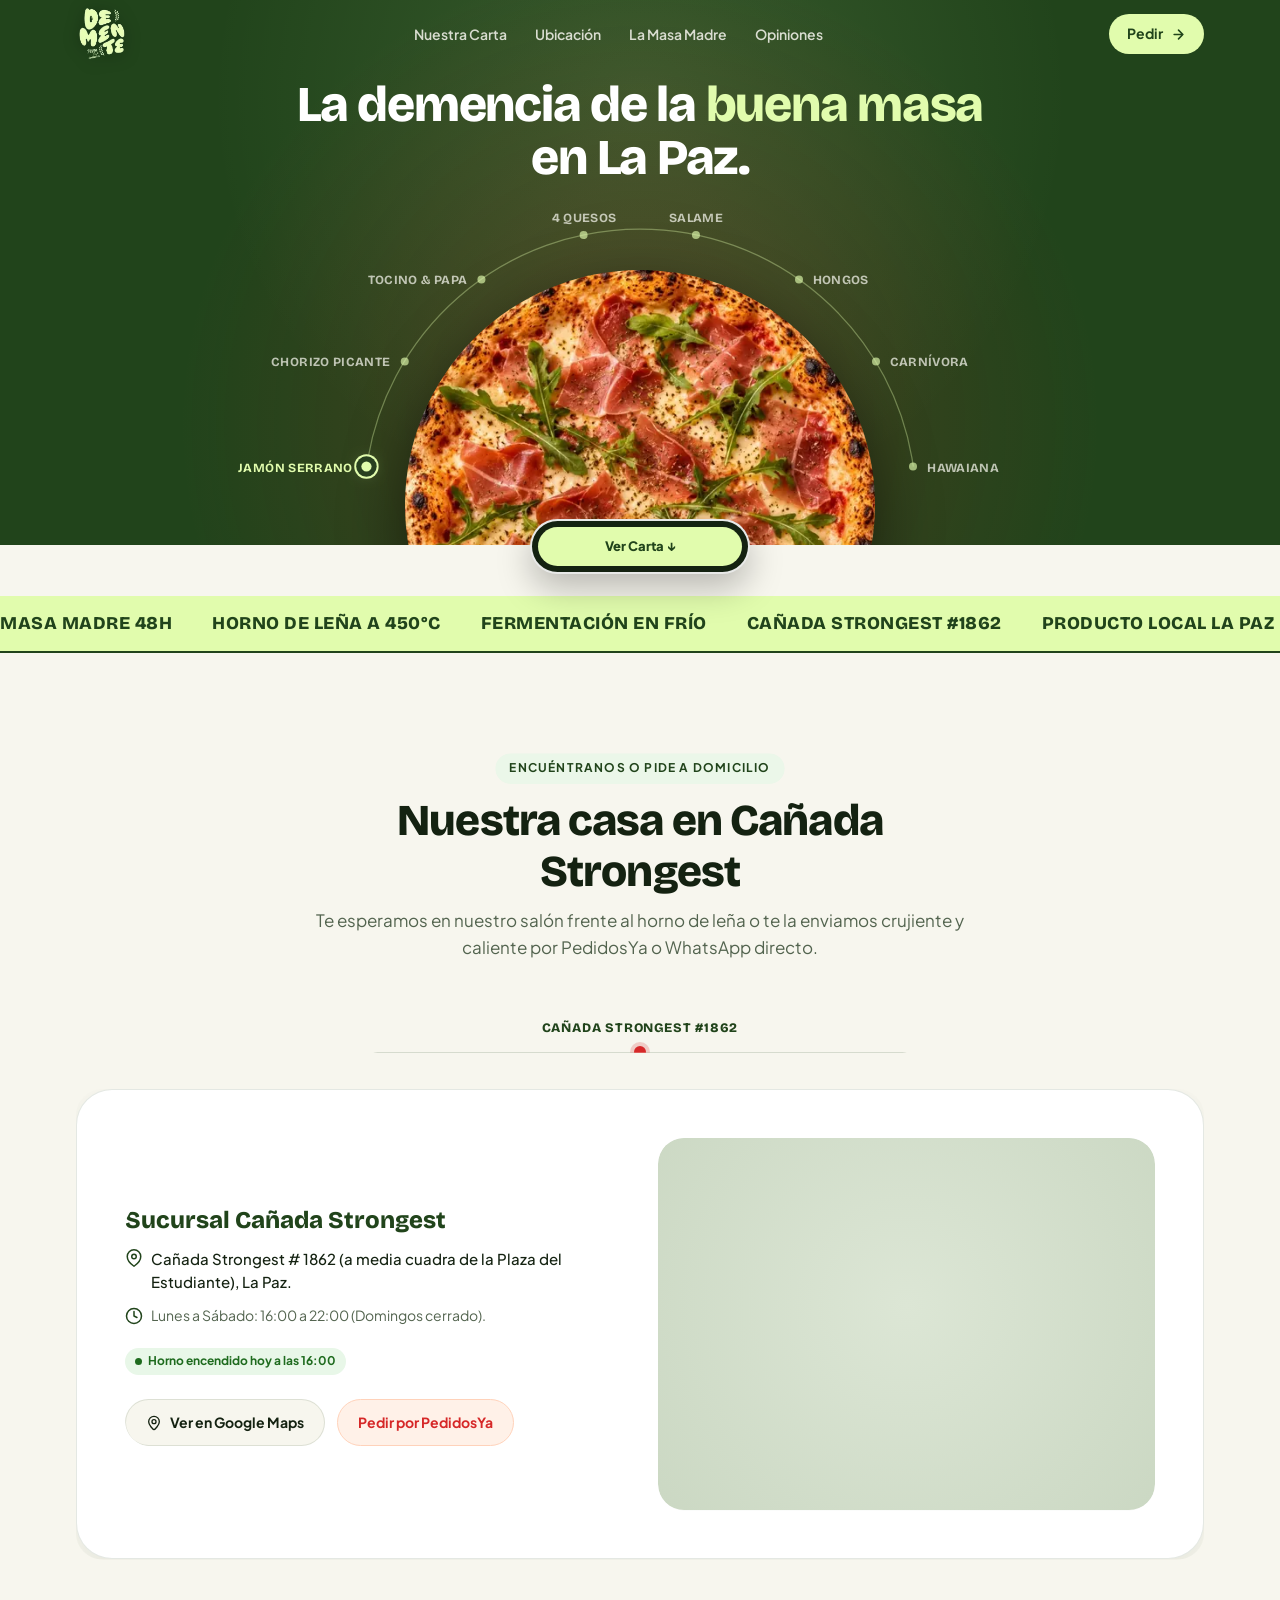
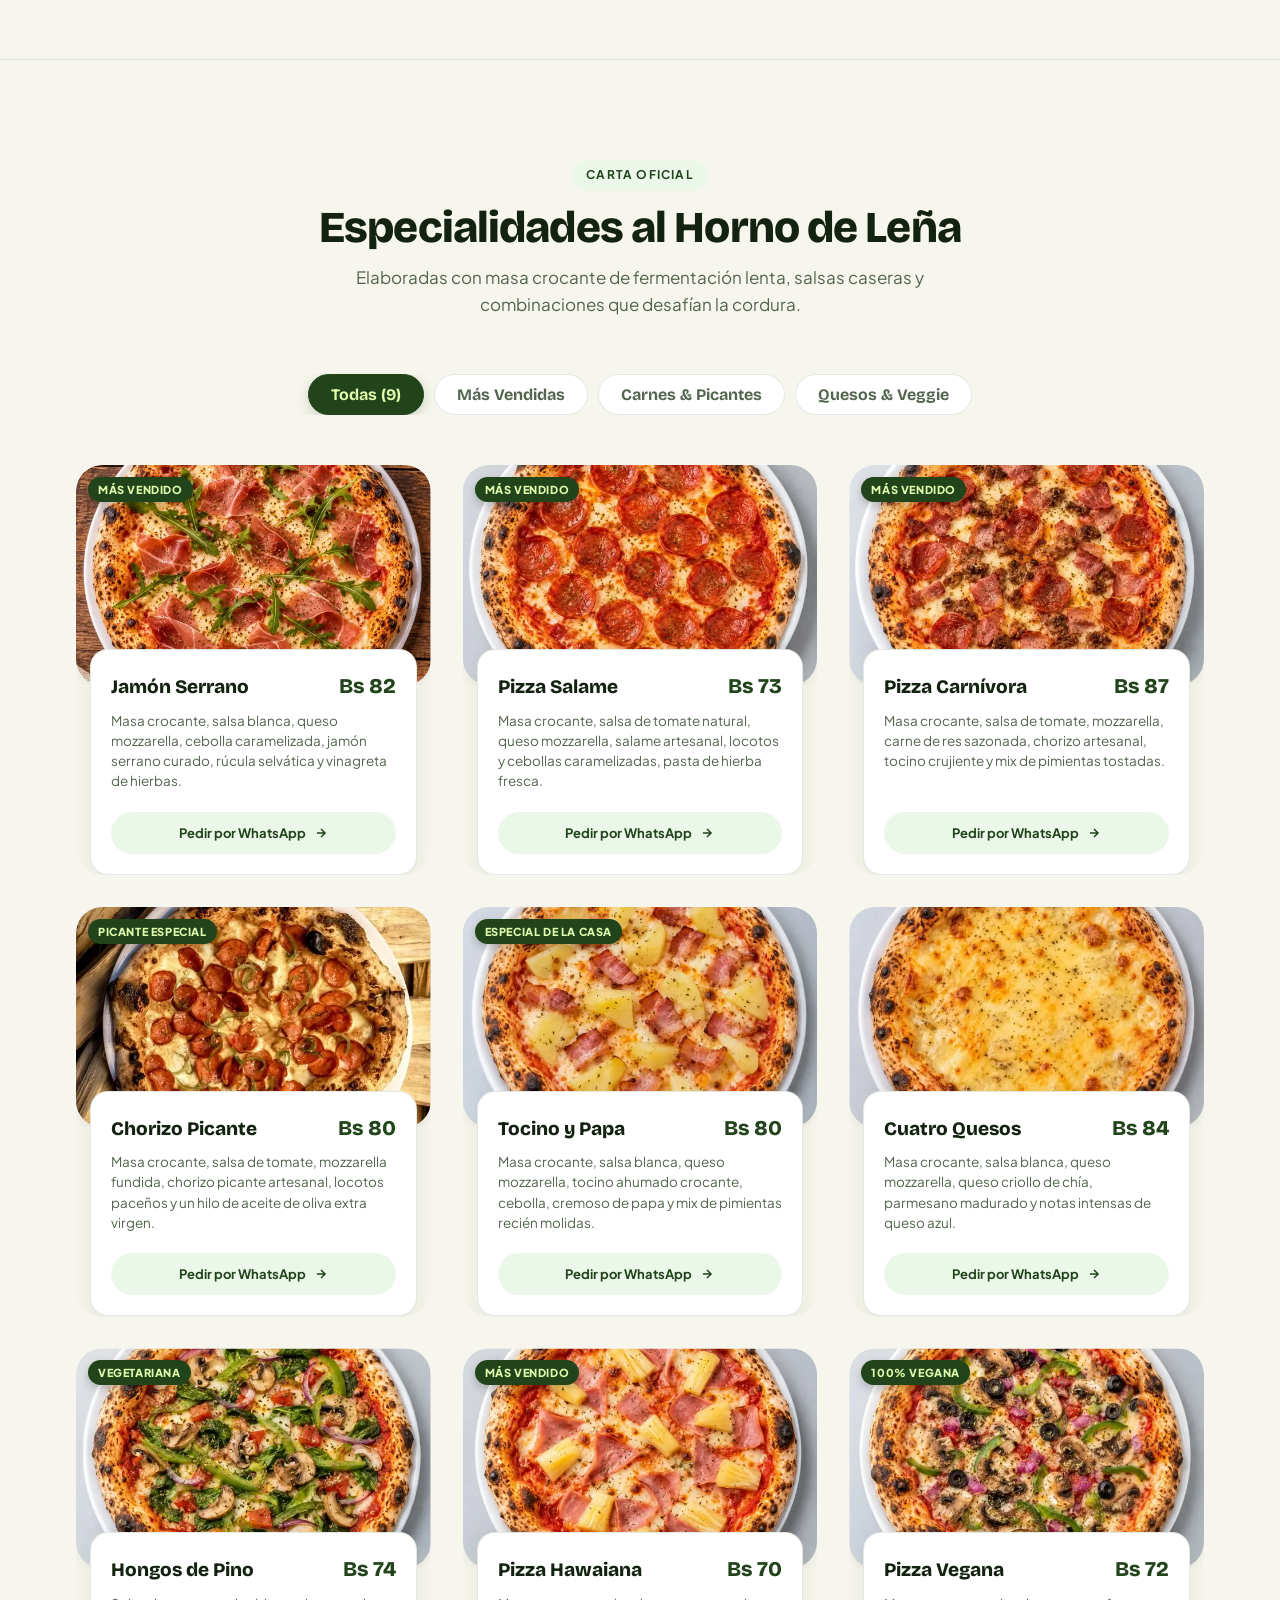
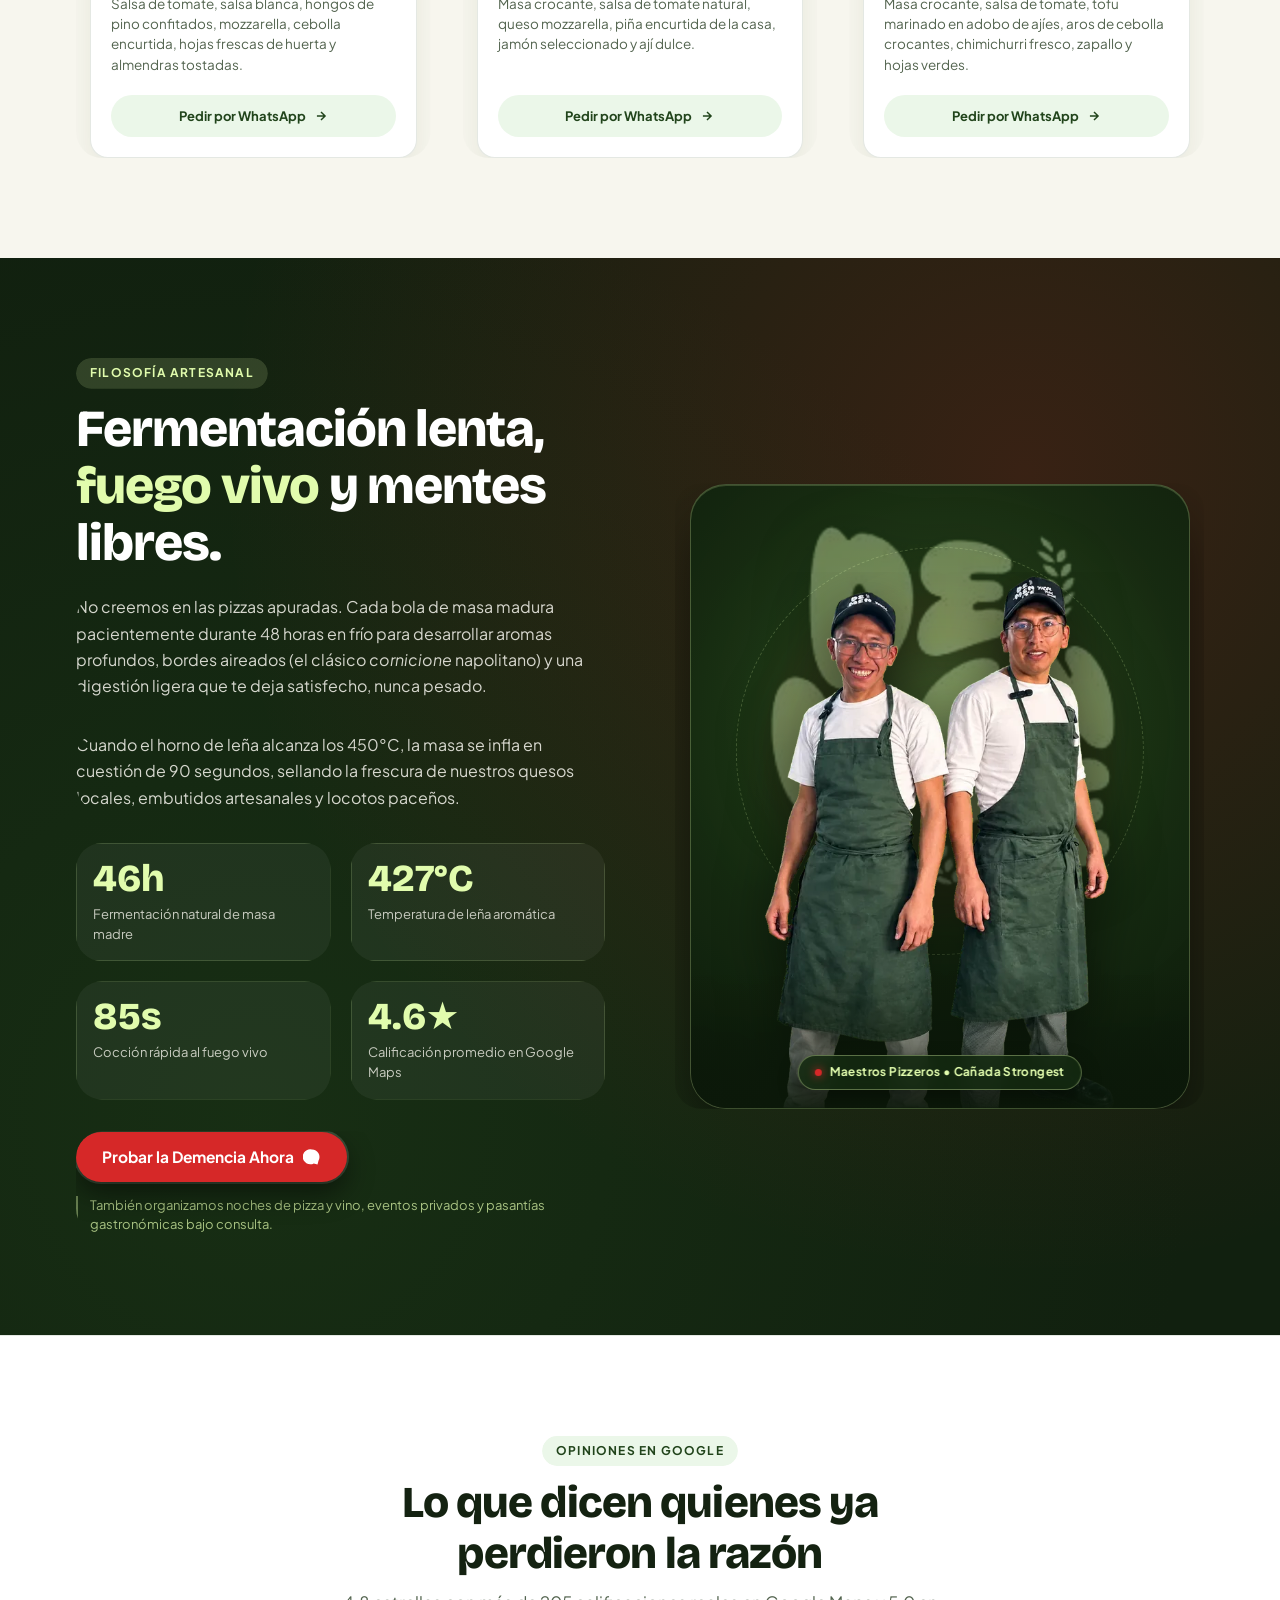
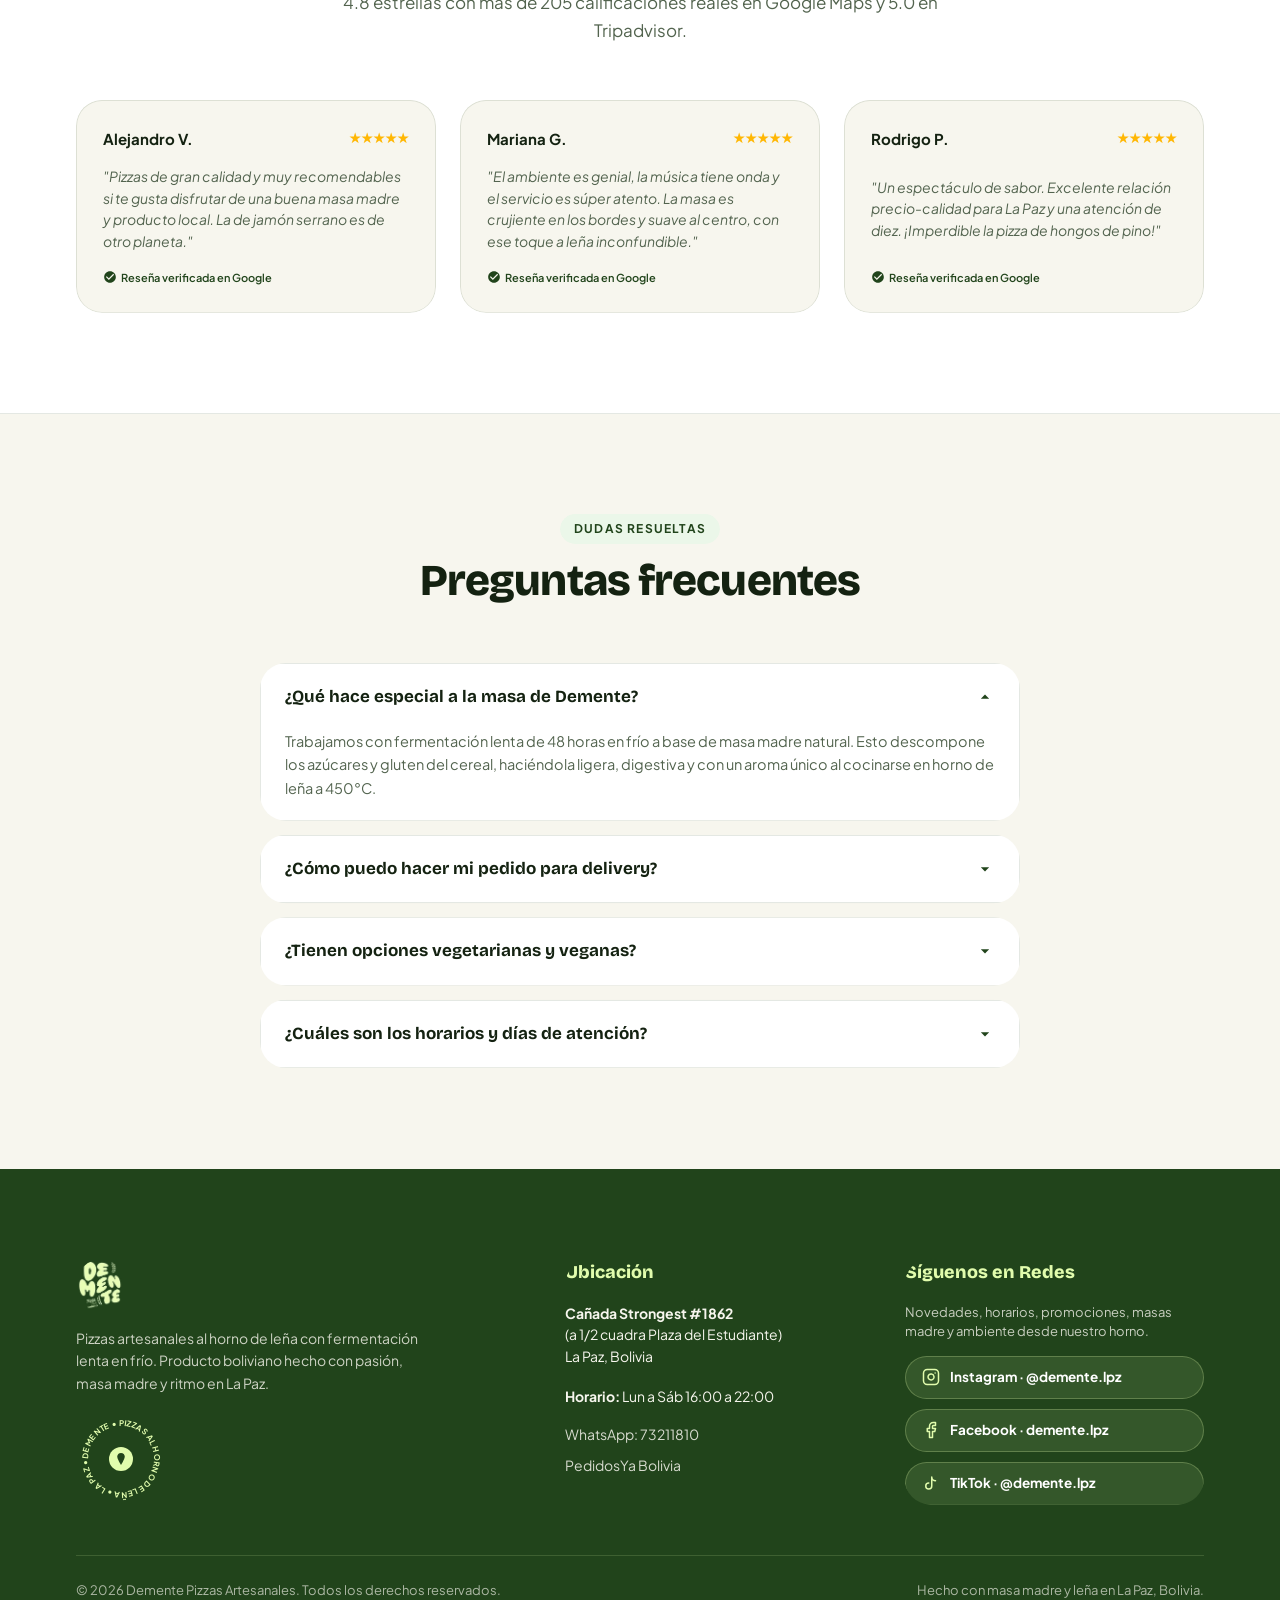
<file: index.html>
<!DOCTYPE html>
<html lang="es-BO" class="no-js">
<head>
  <meta charset="UTF-8">
  <meta name="viewport" content="width=device-width, initial-scale=1, viewport-fit=cover">
  <title>Demente — Pizzas Artesanales al Horno de Leña | La Paz, Bolivia</title>
  <meta name="description" content="Pizzas artesanales al horno de leña con masa madre de 48 horas e ingredientes locales en Cañada Strongest #1862, La Paz, Bolivia.">
  
  <!-- Open Graph -->
  <meta property="og:title" content="Demente — Pizzas Artesanales al Horno de Leña">
  <meta property="og:description" content="La demencia de la buena masa en La Paz. Horno de leña, fermentación lenta y producto local en Cañada Strongest #1862.">
  <meta property="og:type" content="restaurant">
  <meta property="og:image" content="img/pizza-jamon-serrano.webp">
  
  <!-- Favicon -->
  <link rel="icon" type="image/png" href="img/logo-demente.png">
  <link rel="apple-touch-icon" href="img/logo-demente.png">

  <!-- Tipografías de Google Fonts con Preconnect -->
  <link rel="preconnect" href="https://fonts.googleapis.com">
  <link rel="preconnect" href="https://fonts.gstatic.com" crossorigin>
  <link href="https://fonts.googleapis.com/css2?family=Bricolage+Grotesque:opsz,wght@12..96,600;12..96,700;12..96,800&family=Plus+Jakarta+Sans:wght@400;500;600;700&display=swap" rel="stylesheet">

  <!-- Estilos del Sistema Ruva -->
  <link rel="stylesheet" href="css/styles.css?v=20261128e">

  <!-- Guardia no-js / js -->
  <script>document.documentElement.className = document.documentElement.className.replace('no-js', 'js');</script>
</head>
<body>

  <!-- Barra de progreso vinculada al desplazamiento (CSS Scroll-Driven Animation) -->
  <div class="scroll-progress-bar" aria-hidden="true"></div>

  <!-- Sentinela superior para detectar scroll de navbar sin scroll listeners -->
  <div class="nav-scroll-sentinel" aria-hidden="true"></div>

  <!-- ======================================================================
       1. NAVEGACIÓN SUPERIOR FIJA
       ====================================================================== -->
  <nav class="top-nav" aria-label="Navegación principal">
    <div class="wrap">
      <div class="nav-inner">
        <a href="#inicio" class="nav-brand" aria-label="Demente Pizzería - Inicio">
          <img src="img/logo-demente.webp" alt="DE MENTE" class="nav-logo-img" width="52" height="57">
        </a>

        <ul class="nav-links">
          <li><a href="#menu" class="nav-link">Nuestra Carta</a></li>
          <li><a href="#sucursales" class="nav-link">Ubicación</a></li>
          <li><a href="#manifiesto" class="nav-link">La Masa Madre</a></li>
          <li><a href="#opiniones" class="nav-link">Opiniones</a></li>
        </ul>

        <div class="nav-actions">
          <a href="https://wa.me/59173211810?text=Hola%20Demente%2C%20quiero%20hacer%20un%20pedido%20de%20pizzas" class="btn-nav-pedir" target="_blank" rel="noopener">
            <span>Pedir</span>
            <svg width="15" height="15" viewBox="0 0 24 24" fill="none" stroke="currentColor" stroke-width="2.5" stroke-linecap="round" stroke-linejoin="round"><path d="M5 12h14M12 5l7 7-7 7"/></svg>
          </a>
        </div>
      </div>
    </div>
  </nav>

  <main>
    <!-- ====================================================================
         2. HERO SECTION CENTRADO CON DIAL RADIAL (ESTILO REFERENCIA CRUST)
         ==================================================================== -->
    <header id="inicio" class="hero-section hero-section--radial">
      <div class="wrap">
        <div class="hero-radial-layout">

          <!-- Encabezado Centrado -->
          <div class="hero-header-center">
            <h1 class="hero-title" data-hero="title" data-hero-piece>
              La demencia de la <span class="text-accent">buena masa</span> en La Paz.
            </h1>
          </div>

          <!-- Dial Semicircular Central con Pizza Cortada en el Borde Inferior -->
          <div class="hero-dial-container" data-hero-piece>
            <div class="dial-radial-stage">

              <!-- Arco semicircular limpio con nodos radiales (estilo referencia Crust Pizza) -->
              <svg class="dial-arc-svg" viewBox="0 0 820 340" aria-hidden="true">
                <path class="dial-arc-path" d="M 136.7 252.6 A 276 276 0 0 1 683.3 252.6" fill="none"/>
              </svg>

              <!-- Selector radial alrededor del arco superior (escritorio) / chips (móvil) -->
              <div class="dial-selector-tabs dial-radial-tabs" role="tablist" aria-label="Selector de pizzas del dial">
                <button type="button" class="dial-tab-btn is-active" role="tab" aria-selected="true" data-dial-index="0">
                  <span class="dial-node" aria-hidden="true"></span>
                  <span class="dial-label">Jamón Serrano</span>
                </button>
                <button type="button" class="dial-tab-btn" role="tab" aria-selected="false" data-dial-index="1">
                  <span class="dial-node" aria-hidden="true"></span>
                  <span class="dial-label">Chorizo Picante</span>
                </button>
                <button type="button" class="dial-tab-btn" role="tab" aria-selected="false" data-dial-index="2">
                  <span class="dial-node" aria-hidden="true"></span>
                  <span class="dial-label">Tocino & Papa</span>
                </button>
                <button type="button" class="dial-tab-btn" role="tab" aria-selected="false" data-dial-index="3">
                  <span class="dial-node" aria-hidden="true"></span>
                  <span class="dial-label">4 Quesos</span>
                </button>
                <button type="button" class="dial-tab-btn" role="tab" aria-selected="false" data-dial-index="4">
                  <span class="dial-node" aria-hidden="true"></span>
                  <span class="dial-label">Salame</span>
                </button>
                <button type="button" class="dial-tab-btn" role="tab" aria-selected="false" data-dial-index="5">
                  <span class="dial-node" aria-hidden="true"></span>
                  <span class="dial-label">Hongos</span>
                </button>
                <button type="button" class="dial-tab-btn" role="tab" aria-selected="false" data-dial-index="6">
                  <span class="dial-node" aria-hidden="true"></span>
                  <span class="dial-label">Carnívora</span>
                </button>
                <button type="button" class="dial-tab-btn" role="tab" aria-selected="false" data-dial-index="7">
                  <span class="dial-node" aria-hidden="true"></span>
                  <span class="dial-label">Hawaiana</span>
                </button>
              </div>

              <!-- Pizza protagonista limpia (cortada por el borde inferior del hero) -->
              <div class="dial-circle-wrap">
                <!-- Badge de nombre activo (sólo visible en móvil) -->
                <span class="dial-pizza-name-badge" aria-live="polite">Jamón Serrano</span>
                <div class="dial-pizza-plate" title="Cambia automáticamente cada 4.5s o elige una especialidad">
                  <img src="img/pizza-jamon-serrano-dial.webp" alt="Pizza artesanal Jamón Serrano de Demente" class="dial-pizza-img" width="520" height="520" fetchpriority="high">
                </div>
              </div>



            </div>
          </div>

        </div>
      </div>
    </header>

    <!-- ====================================================================
         BARRA CONECTORA: 2 CTAs limpios
         ==================================================================== -->
    <div class="hero-bridge-wrap">
      <div class="wrap">
        <div class="hero-bridge-pill">
          <a href="#menu" class="bridge-cta bridge-cta--carta">Ver Carta ↓</a>
        </div>
      </div>
    </div>

    <!-- ====================================================================
         3. MARQUESINA DINÁMICA (TICKER CONTINUO)
         ==================================================================== -->
    <div class="marquee-bar" aria-hidden="true">
      <div class="marquee-track">
        <div class="marquee-item">
          <span>MASA MADRE 48H</span>
          <svg class="marquee-wheat" viewBox="0 0 24 24"><path d="M12 22V2M12 6c3-2 6-1 7 2-2 3-5 3-7 1M12 6c-3-2-6-1-7 2 2 3 5 3 7 1M12 12c3-2 6-1 7 2-2 3-5 3-7 1M12 12c-3-2-6-1-7 2 2 3 5 3 7 1"/></svg>
          <span>HORNO DE LEÑA A 450°C</span>
          <svg class="marquee-wheat" viewBox="0 0 24 24"><path d="M12 22V2M12 6c3-2 6-1 7 2-2 3-5 3-7 1M12 6c-3-2-6-1-7 2 2 3 5 3 7 1M12 12c3-2 6-1 7 2-2 3-5 3-7 1M12 12c-3-2-6-1-7 2 2 3 5 3 7 1"/></svg>
          <span>FERMENTACIÓN EN FRÍO</span>
          <svg class="marquee-wheat" viewBox="0 0 24 24"><path d="M12 22V2M12 6c3-2 6-1 7 2-2 3-5 3-7 1M12 6c-3-2-6-1-7 2 2 3 5 3 7 1M12 12c3-2 6-1 7 2-2 3-5 3-7 1M12 12c-3-2-6-1-7 2 2 3 5 3 7 1"/></svg>
          <span>CAÑADA STRONGEST #1862</span>
          <svg class="marquee-wheat" viewBox="0 0 24 24"><path d="M12 22V2M12 6c3-2 6-1 7 2-2 3-5 3-7 1M12 6c-3-2-6-1-7 2 2 3 5 3 7 1M12 12c3-2 6-1 7 2-2 3-5 3-7 1M12 12c-3-2-6-1-7 2 2 3 5 3 7 1"/></svg>
          <span>PRODUCTO LOCAL LA PAZ</span>
          <svg class="marquee-wheat" viewBox="0 0 24 24"><path d="M12 22V2M12 6c3-2 6-1 7 2-2 3-5 3-7 1M12 6c-3-2-6-1-7 2 2 3 5 3 7 1M12 12c3-2 6-1 7 2-2 3-5 3-7 1M12 12c-3-2-6-1-7 2 2 3 5 3 7 1"/></svg>
        </div>
        <div class="marquee-item">
          <span>MASA MADRE 48H</span>
          <svg class="marquee-wheat" viewBox="0 0 24 24"><path d="M12 22V2M12 6c3-2 6-1 7 2-2 3-5 3-7 1M12 6c-3-2-6-1-7 2 2 3 5 3 7 1M12 12c3-2 6-1 7 2-2 3-5 3-7 1M12 12c-3-2-6-1-7 2 2 3 5 3 7 1"/></svg>
          <span>HORNO DE LEÑA A 450°C</span>
          <svg class="marquee-wheat" viewBox="0 0 24 24"><path d="M12 22V2M12 6c3-2 6-1 7 2-2 3-5 3-7 1M12 6c-3-2-6-1-7 2 2 3 5 3 7 1M12 12c3-2 6-1 7 2-2 3-5 3-7 1M12 12c-3-2-6-1-7 2 2 3 5 3 7 1"/></svg>
          <span>FERMENTACIÓN EN FRÍO</span>
          <svg class="marquee-wheat" viewBox="0 0 24 24"><path d="M12 22V2M12 6c3-2 6-1 7 2-2 3-5 3-7 1M12 6c-3-2-6-1-7 2 2 3 5 3 7 1M12 12c3-2 6-1 7 2-2 3-5 3-7 1M12 12c-3-2-6-1-7 2 2 3 5 3 7 1"/></svg>
          <span>CAÑADA STRONGEST #1862</span>
          <svg class="marquee-wheat" viewBox="0 0 24 24"><path d="M12 22V2M12 6c3-2 6-1 7 2-2 3-5 3-7 1M12 6c-3-2-6-1-7 2 2 3 5 3 7 1M12 12c3-2 6-1 7 2-2 3-5 3-7 1M12 12c-3-2-6-1-7 2 2 3 5 3 7 1"/></svg>
          <span>PRODUCTO LOCAL LA PAZ</span>
          <svg class="marquee-wheat" viewBox="0 0 24 24"><path d="M12 22V2M12 6c3-2 6-1 7 2-2 3-5 3-7 1M12 6c-3-2-6-1-7 2 2 3 5 3 7 1M12 12c3-2 6-1 7 2-2 3-5 3-7 1M12 12c-3-2-6-1-7 2 2 3 5 3 7 1"/></svg>
        </div>
      </div>
    </div>

    <!-- ====================================================================
         4. UBICACIÓN & ENVÍOS (CAÑADA STRONGEST)
         ==================================================================== -->
    <section id="sucursales" class="locations-section section-padding">
      <div class="wrap">
        <div class="locations-header">
          <span class="section-tag" data-reveal="up">Encuéntranos o pide a domicilio</span>
          <h2 class="section-title" data-reveal="up" data-reveal-delay="80">Nuestra casa en Cañada Strongest</h2>
          <p class="section-subtitle" data-reveal="up" data-reveal-delay="150">
            Te esperamos en nuestro salón frente al horno de leña o te la enviamos crujiente y caliente por PedidosYa o WhatsApp directo.
          </p>
        </div>

        <!-- Línea indicadora horizontal estilo Crust Pizza -->
        <div class="location-timeline-track" data-reveal="up" data-reveal-delay="180" aria-hidden="true">
          <span class="timeline-node is-active">
            <span class="timeline-label">CAÑADA STRONGEST #1862</span>
            <span class="timeline-dot"></span>
          </span>
        </div>

        <div class="locations-card-wrap" data-reveal="scale">

          <!-- Información de la sucursal Cañada Strongest -->
          <div class="branch-detail-col" data-reveal="left" data-reveal-delay="100">
            <div id="branch-canada" class="branch-info-pane is-active">
              <h3 class="branch-name">Sucursal Cañada Strongest</h3>
              <p class="branch-address">
                <svg width="18" height="18" viewBox="0 0 24 24" fill="none" stroke="currentColor" stroke-width="2" stroke-linecap="round" stroke-linejoin="round" style="flex-shrink:0; margin-top:2px; color:var(--brand);"><path d="M21 10c0 7-9 13-9 13s-9-6-9-13a9 9 0 0 1 18 0z"/><circle cx="12" cy="10" r="3"/></svg>
                <span>Cañada Strongest # 1862 (a media cuadra de la Plaza del Estudiante), La Paz.</span>
              </p>
              <p class="branch-hours">
                <svg width="18" height="18" viewBox="0 0 24 24" fill="none" stroke="currentColor" stroke-width="2" stroke-linecap="round" stroke-linejoin="round" style="flex-shrink:0; color:var(--brand);"><circle cx="12" cy="12" r="10"/><polyline points="12 6 12 12 16 14"/></svg>
                <span>Lunes a Sábado: 16:00 a 22:00 (Domingos cerrado).</span>
              </p>
              <div class="branch-status-tag">
                <span class="branch-status-dot"></span>
                <span>Horno encendido hoy a las 16:00</span>
              </div>
              <div class="branch-ctas">
                <a href="https://maps.app.goo.gl/AZPJYi5DuBt2pTeLA" class="btn-branch-map" target="_blank" rel="noopener">
                  <svg width="16" height="16" viewBox="0 0 24 24" fill="none" stroke="currentColor" stroke-width="2"><path d="M12 2a8 8 0 0 0-8 8c0 5.4 7 12 8 12s8-6.6 8-12a8 8 0 0 0-8-8z"/><circle cx="12" cy="10" r="3"/></svg>
                  <span>Ver en Google Maps</span>
                </a>
                <a href="https://www.pedidosya.com.bo/restaurantes/la-paz/demente-e7c3ccb2-9c1e-4c51-855a-f225b8d66688-menu" class="btn-branch-map" target="_blank" rel="noopener" style="background:#FFF1E8; color:#D62828; border-color:#FFD2BA;">
                  <span>Pedir por PedidosYa</span>
                </a>
              </div>
            </div>
          </div>

          <!-- Mapa / Visual interactivo con revelado -->
          <div class="locations-map-visual" data-reveal="clip" data-reveal-delay="180">
            <iframe 
              src="https://www.google.com/maps/embed?pb=!1m18!1m12!1m3!1d3825.437158739196!2d-68.13459142417734!3d-16.50399868424103!2m3!1f0!2f0!3f0!3m2!1i1024!2i768!4f13.1!3m3!1m2!1s0x915f2100535d41d1%3A0x85a076e765db959b!2sDemente!5e0!3m2!1ses!2sbo!4v1700000000000!5m2!1ses!2sbo" 
              width="100%" 
              height="100%" 
              style="border:0;" 
              allowfullscreen="" 
              loading="lazy" 
              referrerpolicy="no-referrer-when-downgrade"
              title="Ubicación de Demente en La Paz">
            </iframe>
          </div>

        </div>
      </div>
    </section>

    <!-- ====================================================================
         5. NUESTRA CARTA / MENÚ DE PIZZAS CON PRECIOS OFICIALES
         ==================================================================== -->
    <section id="menu" class="menu-section section-padding">
      <div class="wrap">
        
        <div class="locations-header">
          <span class="section-tag" data-reveal="up">Carta oficial</span>
          <h2 class="section-title" data-reveal="up" data-reveal-delay="80">Especialidades al Horno de Leña</h2>
          <p class="section-subtitle" data-reveal="up" data-reveal-delay="150">
            Elaboradas con masa crocante de fermentación lenta, salsas caseras y combinaciones que desafían la cordura.
          </p>
        </div>

        <!-- Barra de filtros para las pizzas -->
        <div class="menu-tabs-bar" role="tablist" data-reveal="up" data-reveal-delay="200">
          <button type="button" class="menu-tab-filter is-active" data-filter="all">Todas (9)</button>
          <button type="button" class="menu-tab-filter" data-filter="bestseller">Más Vendidas</button>
          <button type="button" class="menu-tab-filter" data-filter="carnes">Carnes & Picantes</button>
          <button type="button" class="menu-tab-filter" data-filter="veggie">Quesos & Veggie</button>
        </div>

        <!-- Cuadrícula de pizzas reales -->
        <div class="menu-grid">
          
          <!-- 1. Pizza Jamón Serrano -->
          <article class="menu-item-card" data-tags="bestseller carnes" data-reveal="up" data-reveal-delay="0">
            <div class="card-thumb-wrap" data-img-reveal>
              <span class="card-badge-top">Más Vendido</span>
              <img src="img/pizza-jamon-serrano.webp" alt="Pizza Jamón Serrano" class="card-thumb-img" loading="lazy">
            </div>
            <div class="card-content">
              <div class="card-header-row">
                <h3 class="card-item-title">Jamón Serrano</h3>
                <span class="card-item-price">Bs 82</span>
              </div>
              <p class="card-item-desc">
                Masa crocante, salsa blanca, queso mozzarella, cebolla caramelizada, jamón serrano curado, rúcula selvática y vinagreta de hierbas.
              </p>
              <a href="https://wa.me/59173211810?text=Hola%20Demente%2C%20quiero%20pedir%20la%20Pizza%20Jam%C3%B3n%20Serrano%20(Bs%2082)" class="btn-card-whatsapp" target="_blank" rel="noopener">
                <span>Pedir por WhatsApp</span>
                <svg width="14" height="14" viewBox="0 0 24 24" fill="none" stroke="currentColor" stroke-width="2.5"><path d="M5 12h14M12 5l7 7-7 7"/></svg>
              </a>
            </div>
          </article>

          <!-- 2. Pizza Salame -->
          <article class="menu-item-card" data-tags="bestseller carnes" data-reveal="up" data-reveal-delay="70">
            <div class="card-thumb-wrap" data-img-reveal>
              <span class="card-badge-top">Más Vendido</span>
              <img src="img/pizza-salame.webp" alt="Pizza Salame" class="card-thumb-img" loading="lazy">
            </div>
            <div class="card-content">
              <div class="card-header-row">
                <h3 class="card-item-title">Pizza Salame</h3>
                <span class="card-item-price">Bs 73</span>
              </div>
              <p class="card-item-desc">
                Masa crocante, salsa de tomate natural, queso mozzarella, salame artesanal, locotos y cebollas caramelizadas, pasta de hierba fresca.
              </p>
              <a href="https://wa.me/59173211810?text=Hola%20Demente%2C%20quiero%20pedir%20la%20Pizza%20Salame%20(Bs%2073)" class="btn-card-whatsapp" target="_blank" rel="noopener">
                <span>Pedir por WhatsApp</span>
                <svg width="14" height="14" viewBox="0 0 24 24" fill="none" stroke="currentColor" stroke-width="2.5"><path d="M5 12h14M12 5l7 7-7 7"/></svg>
              </a>
            </div>
          </article>

          <!-- 3. Pizza Carnívora -->
          <article class="menu-item-card" data-tags="bestseller carnes" data-reveal="up" data-reveal-delay="140">
            <div class="card-thumb-wrap" data-img-reveal>
              <span class="card-badge-top">Más Vendido</span>
              <img src="img/pizza-carnivora.webp" alt="Pizza Carnívora" class="card-thumb-img" loading="lazy">
            </div>
            <div class="card-content">
              <div class="card-header-row">
                <h3 class="card-item-title">Pizza Carnívora</h3>
                <span class="card-item-price">Bs 87</span>
              </div>
              <p class="card-item-desc">
                Masa crocante, salsa de tomate, mozzarella, carne de res sazonada, chorizo artesanal, tocino crujiente y mix de pimientas tostadas.
              </p>
              <a href="https://wa.me/59173211810?text=Hola%20Demente%2C%20quiero%20pedir%20la%20Pizza%20Carn%C3%ADvora%20(Bs%2087)" class="btn-card-whatsapp" target="_blank" rel="noopener">
                <span>Pedir por WhatsApp</span>
                <svg width="14" height="14" viewBox="0 0 24 24" fill="none" stroke="currentColor" stroke-width="2.5"><path d="M5 12h14M12 5l7 7-7 7"/></svg>
              </a>
            </div>
          </article>

          <!-- 4. Pizza Chorizo Picante -->
          <article class="menu-item-card" data-tags="bestseller carnes" data-reveal="up" data-reveal-delay="0">
            <div class="card-thumb-wrap" data-img-reveal>
              <span class="card-badge-top">Picante Especial</span>
              <img src="img/pizza-chorizo-picante.webp" alt="Pizza Chorizo Picante" class="card-thumb-img" loading="lazy">
            </div>
            <div class="card-content">
              <div class="card-header-row">
                <h3 class="card-item-title">Chorizo Picante</h3>
                <span class="card-item-price">Bs 80</span>
              </div>
              <p class="card-item-desc">
                Masa crocante, salsa de tomate, mozzarella fundida, chorizo picante artesanal, locotos paceños y un hilo de aceite de oliva extra virgen.
              </p>
              <a href="https://wa.me/59173211810?text=Hola%20Demente%2C%20quiero%20pedir%20la%20Pizza%20Chorizo%20Picante%20(Bs%2080)" class="btn-card-whatsapp" target="_blank" rel="noopener">
                <span>Pedir por WhatsApp</span>
                <svg width="14" height="14" viewBox="0 0 24 24" fill="none" stroke="currentColor" stroke-width="2.5"><path d="M5 12h14M12 5l7 7-7 7"/></svg>
              </a>
            </div>
          </article>

          <!-- 5. Pizza Tocino y Papa -->
          <article class="menu-item-card" data-tags="carnes" data-reveal="up" data-reveal-delay="70">
            <div class="card-thumb-wrap" data-img-reveal>
              <span class="card-badge-top">Especial de la Casa</span>
              <img src="img/pizza-tocino-papa.webp" alt="Pizza Tocino y Papa" class="card-thumb-img" loading="lazy">
            </div>
            <div class="card-content">
              <div class="card-header-row">
                <h3 class="card-item-title">Tocino y Papa</h3>
                <span class="card-item-price">Bs 80</span>
              </div>
              <p class="card-item-desc">
                Masa crocante, salsa blanca, queso mozzarella, tocino ahumado crocante, cebolla, cremoso de papa y mix de pimientas recién molidas.
              </p>
              <a href="https://wa.me/59173211810?text=Hola%20Demente%2C%20quiero%20pedir%20la%20Pizza%20Tocino%20y%20Papa%20(Bs%2080)" class="btn-card-whatsapp" target="_blank" rel="noopener">
                <span>Pedir por WhatsApp</span>
                <svg width="14" height="14" viewBox="0 0 24 24" fill="none" stroke="currentColor" stroke-width="2.5"><path d="M5 12h14M12 5l7 7-7 7"/></svg>
              </a>
            </div>
          </article>

          <!-- 6. Pizza Cuatro Quesos -->
          <article class="menu-item-card" data-tags="veggie" data-reveal="up" data-reveal-delay="140">
            <div class="card-thumb-wrap" data-img-reveal>
              <img src="img/pizza-cuatro-quesos.webp" alt="Pizza Cuatro Quesos" class="card-thumb-img" loading="lazy">
            </div>
            <div class="card-content">
              <div class="card-header-row">
                <h3 class="card-item-title">Cuatro Quesos</h3>
                <span class="card-item-price">Bs 84</span>
              </div>
              <p class="card-item-desc">
                Masa crocante, salsa blanca, queso mozzarella, queso criollo de chía, parmesano madurado y notas intensas de queso azul.
              </p>
              <a href="https://wa.me/59173211810?text=Hola%20Demente%2C%20quiero%20pedir%20la%20Pizza%20Cuatro%20Quesos%20(Bs%2084)" class="btn-card-whatsapp" target="_blank" rel="noopener">
                <span>Pedir por WhatsApp</span>
                <svg width="14" height="14" viewBox="0 0 24 24" fill="none" stroke="currentColor" stroke-width="2.5"><path d="M5 12h14M12 5l7 7-7 7"/></svg>
              </a>
            </div>
          </article>

          <!-- 7. Pizza Hongos de Pino -->
          <article class="menu-item-card" data-tags="bestseller veggie" data-reveal="up" data-reveal-delay="0">
            <div class="card-thumb-wrap" data-img-reveal>
              <span class="card-badge-top">Vegetariana</span>
              <img src="img/pizza-hongos.webp" alt="Pizza de Hongos" class="card-thumb-img" loading="lazy">
            </div>
            <div class="card-content">
              <div class="card-header-row">
                <h3 class="card-item-title">Hongos de Pino</h3>
                <span class="card-item-price">Bs 74</span>
              </div>
              <p class="card-item-desc">
                Salsa de tomate, salsa blanca, hongos de pino confitados, mozzarella, cebolla encurtida, hojas frescas de huerta y almendras tostadas.
              </p>
              <a href="https://wa.me/59173211810?text=Hola%20Demente%2C%20quiero%20pedir%20la%20Pizza%20de%20Hongos%20(Bs%2074)" class="btn-card-whatsapp" target="_blank" rel="noopener">
                <span>Pedir por WhatsApp</span>
                <svg width="14" height="14" viewBox="0 0 24 24" fill="none" stroke="currentColor" stroke-width="2.5"><path d="M5 12h14M12 5l7 7-7 7"/></svg>
              </a>
            </div>
          </article>

          <!-- 8. Pizza Hawaiana -->
          <article class="menu-item-card" data-tags="bestseller carnes" data-reveal="up" data-reveal-delay="70">
            <div class="card-thumb-wrap" data-img-reveal>
              <span class="card-badge-top">Más Vendido</span>
              <img src="img/pizza-hawaiana.webp" alt="Pizza Hawaiana Demente" class="card-thumb-img" loading="lazy">
            </div>
            <div class="card-content">
              <div class="card-header-row">
                <h3 class="card-item-title">Pizza Hawaiana</h3>
                <span class="card-item-price">Bs 70</span>
              </div>
              <p class="card-item-desc">
                Masa crocante, salsa de tomate natural, queso mozzarella, piña encurtida de la casa, jamón seleccionado y ají dulce.
              </p>
              <a href="https://wa.me/59173211810?text=Hola%20Demente%2C%20quiero%20pedir%20la%20Pizza%20Hawaiana%20(Bs%2070)" class="btn-card-whatsapp" target="_blank" rel="noopener">
                <span>Pedir por WhatsApp</span>
                <svg width="14" height="14" viewBox="0 0 24 24" fill="none" stroke="currentColor" stroke-width="2.5"><path d="M5 12h14M12 5l7 7-7 7"/></svg>
              </a>
            </div>
          </article>

          <!-- 9. Pizza Vegana -->
          <article class="menu-item-card" data-tags="veggie" data-reveal="up" data-reveal-delay="140">
            <div class="card-thumb-wrap" data-img-reveal>
              <span class="card-badge-top">100% Vegana</span>
              <img src="img/pizza-vegana.webp" alt="Pizza Vegana" class="card-thumb-img" loading="lazy">
            </div>
            <div class="card-content">
              <div class="card-header-row">
                <h3 class="card-item-title">Pizza Vegana</h3>
                <span class="card-item-price">Bs 72</span>
              </div>
              <p class="card-item-desc">
                Masa crocante, salsa de tomate, tofu marinado en adobo de ajíes, aros de cebolla crocantes, chimichurri fresco, zapallo y hojas verdes.
              </p>
              <a href="https://wa.me/59173211810?text=Hola%20Demente%2C%20quiero%20pedir%20la%20Pizza%20Vegana%20(Bs%2072)" class="btn-card-whatsapp" target="_blank" rel="noopener">
                <span>Pedir por WhatsApp</span>
                <svg width="14" height="14" viewBox="0 0 24 24" fill="none" stroke="currentColor" stroke-width="2.5"><path d="M5 12h14M12 5l7 7-7 7"/></svg>
              </a>
            </div>
          </article>

        </div>
      </div>
    </section>

    <!-- ====================================================================
         6. MANIFIESTO DE LA MASA MADRE & EQUIPO DEMENTE (SECCIÓN OSCURA)
         ==================================================================== -->
    <section id="manifiesto" class="manifesto-section section-padding">
      <div class="wrap">
        <div class="manifesto-grid">
          
          <!-- Bloque de texto del manifiesto -->
          <div class="manifesto-text-block">
            <span class="section-tag" data-reveal="up">Filosofía artesanal</span>
            <h2 class="manifesto-title" data-reveal="up" data-reveal-delay="80">
              Fermentación lenta, <span class="highlight">fuego vivo</span> y mentes libres.
            </h2>
            <p class="manifesto-copy" data-reveal="up" data-reveal-delay="140">
              No creemos en las pizzas apuradas. Cada bola de masa madura pacientemente durante 48 horas en frío para desarrollar aromas profundos, bordes aireados (el clásico <em>cornicione</em> napolitano) y una digestión ligera que te deja satisfecho, nunca pesado.
            </p>
            <p class="manifesto-copy" data-reveal="up" data-reveal-delay="200">
              Cuando el horno de leña alcanza los 450°C, la masa se infla en cuestión de 90 segundos, sellando la frescura de nuestros quesos locales, embutidos artesanales y locotos paceños.
            </p>

            <!-- Métricas y contadores interactivos -->
            <div class="manifesto-stats-grid">
              <div class="stat-item" data-reveal="scale" data-reveal-delay="0">
                <div class="stat-number" data-count="48" data-suffix="h">48h</div>
                <div class="stat-label">Fermentación natural de masa madre</div>
              </div>
              <div class="stat-item" data-reveal="scale" data-reveal-delay="70">
                <div class="stat-number" data-count="450" data-suffix="°C">450°C</div>
                <div class="stat-label">Temperatura de leña aromática</div>
              </div>
              <div class="stat-item" data-reveal="scale" data-reveal-delay="140">
                <div class="stat-number" data-count="90" data-suffix="s">90s</div>
                <div class="stat-label">Cocción rápida al fuego vivo</div>
              </div>
              <div class="stat-item" data-reveal="scale" data-reveal-delay="210">
                <div class="stat-number" data-count="4.8" data-suffix="★">4.8★</div>
                <div class="stat-label">Calificación promedio en Google Maps</div>
              </div>
            </div>

            <div class="manifesto-cta-wrap" data-reveal="up" data-reveal-delay="240">
              <a href="https://wa.me/59173211810?text=Hola%20Demente%2C%20quiero%20hacer%20un%20pedido%20de%20pizzas" class="btn-main-cta" target="_blank" rel="noopener">
                <span>Probar la Demencia Ahora</span>
                <svg viewBox="0 0 24 24"><path d="M12 2a10 10 0 0 1 8.66 15l-1.32 4.84-4.96-1.3A10 10 0 1 1 12 2z"/></svg>
              </a>
              <p class="manifesto-extra-note">
                También organizamos noches de pizza y vino, eventos privados y pasantías gastronómicas bajo consulta.
              </p>
            </div>
          </div>

          <!-- Retrato protagonista del equipo Demente con logo al fondo -->
          <div class="manifesto-team-showcase" data-reveal="right" data-reveal-delay="120">
            <div class="team-showcase-frame">
              <!-- Aura y marco geométrico decorativo -->
              <div class="team-decor-ring" aria-hidden="true"></div>
              <div class="team-decor-glow" aria-hidden="true"></div>

              <!-- Logo gigante de Demente al fondo (con parallax CSS Scroll-Driven) -->
              <img src="img/logo-demente.webp" alt="" class="team-bg-logo" aria-hidden="true" loading="lazy">

              <!-- Foto recortada del personal sin logo frontal (imagen única grande) -->
              <div class="team-cutout-wrap" data-img-reveal>
                <img src="img/equipo-demente-cutout.webp" alt="Maestros pizzeros de Demente en La Paz" class="team-cutout-img" width="825" height="1233" loading="lazy">
              </div>

              <!-- Viñeta decorativa inferior -->
              <div class="team-caption-badge">
                <span class="team-caption-dot"></span>
                <span>Maestros Pizzeros • Cañada Strongest</span>
              </div>
            </div>
          </div>

        </div>
      </div>
    </section>

    <!-- ====================================================================
         7. OPINIONES DE CLIENTES (PRUEBA SOCIAL REAL)
         ==================================================================== -->
    <section id="opiniones" class="reviews-section section-padding">
      <div class="wrap">
        <div class="locations-header">
          <span class="section-tag" data-reveal="up">Opiniones en Google</span>
          <h2 class="section-title" data-reveal="up" data-reveal-delay="80">Lo que dicen quienes ya perdieron la razón</h2>
          <p class="section-subtitle" data-reveal="up" data-reveal-delay="150">
            4.8 estrellas con más de 205 calificaciones reales en Google Maps y 5.0 en Tripadvisor.
          </p>
        </div>

        <div class="reviews-grid">
          
          <div class="review-card" data-reveal="up" data-reveal-delay="0">
            <div class="review-header">
              <span class="review-author">Alejandro V.</span>
              <div class="review-stars">★★★★★</div>
            </div>
            <p class="review-quote">
              "Pizzas de gran calidad y muy recomendables si te gusta disfrutar de una buena masa madre y producto local. La de jamón serrano es de otro planeta."
            </p>
            <span class="review-badge-verified">
              <svg width="14" height="14" viewBox="0 0 24 24" fill="currentColor"><path d="M12 2C6.48 2 2 6.48 2 12s4.48 10 10 10 10-4.48 10-10S17.52 2 12 2zm-2 15l-5-5 1.41-1.41L10 14.17l7.59-7.59L19 8l-9 9z"/></svg>
              <span>Reseña verificada en Google</span>
            </span>
          </div>

          <div class="review-card" data-reveal="up" data-reveal-delay="90">
            <div class="review-header">
              <span class="review-author">Mariana G.</span>
              <div class="review-stars">★★★★★</div>
            </div>
            <p class="review-quote">
              "El ambiente es genial, la música tiene onda y el servicio es súper atento. La masa es crujiente en los bordes y suave al centro, con ese toque a leña inconfundible."
            </p>
            <span class="review-badge-verified">
              <svg width="14" height="14" viewBox="0 0 24 24" fill="currentColor"><path d="M12 2C6.48 2 2 6.48 2 12s4.48 10 10 10 10-4.48 10-10S17.52 2 12 2zm-2 15l-5-5 1.41-1.41L10 14.17l7.59-7.59L19 8l-9 9z"/></svg>
              <span>Reseña verificada en Google</span>
            </span>
          </div>

          <div class="review-card" data-reveal="up" data-reveal-delay="180">
            <div class="review-header">
              <span class="review-author">Rodrigo P.</span>
              <div class="review-stars">★★★★★</div>
            </div>
            <p class="review-quote">
              "Un espectáculo de sabor. Excelente relación precio-calidad para La Paz y una atención de diez. ¡Imperdible la pizza de hongos de pino!"
            </p>
            <span class="review-badge-verified">
              <svg width="14" height="14" viewBox="0 0 24 24" fill="currentColor"><path d="M12 2C6.48 2 2 6.48 2 12s4.48 10 10 10 10-4.48 10-10S17.52 2 12 2zm-2 15l-5-5 1.41-1.41L10 14.17l7.59-7.59L19 8l-9 9z"/></svg>
              <span>Reseña verificada en Google</span>
            </span>
          </div>

        </div>
      </div>
    </section>

    <!-- ====================================================================
         8. PREGUNTAS FRECUENTES (FAQ ACCESIBLE)
         ==================================================================== -->
    <section class="faq-section section-padding">
      <div class="wrap">
        <div class="locations-header">
          <span class="section-tag" data-reveal="up">Dudas resueltas</span>
          <h2 class="section-title" data-reveal="up" data-reveal-delay="80">Preguntas frecuentes</h2>
        </div>

        <div class="faq-list">
          
          <details class="faq-item" open data-reveal="up" data-reveal-delay="0">
            <summary class="faq-summary">
              <span>¿Qué hace especial a la masa de Demente?</span>
              <svg class="faq-icon" viewBox="0 0 24 24"><path d="M7 10l5 5 5-5z"/></svg>
            </summary>
            <div class="faq-body">
              Trabajamos con fermentación lenta de 48 horas en frío a base de masa madre natural. Esto descompone los azúcares y gluten del cereal, haciéndola ligera, digestiva y con un aroma único al cocinarse en horno de leña a 450°C.
            </div>
          </details>

          <details class="faq-item" data-reveal="up" data-reveal-delay="60">
            <summary class="faq-summary">
              <span>¿Cómo puedo hacer mi pedido para delivery?</span>
              <svg class="faq-icon" viewBox="0 0 24 24"><path d="M7 10l5 5 5-5z"/></svg>
            </summary>
            <div class="faq-body">
              Puedes hacer tu pedido directamente por nuestro WhatsApp (73211810) para coordinar el envío o visitarnos en PedidosYa buscando "Demente" para entrega rápida en tu zona.
            </div>
          </details>

          <details class="faq-item" data-reveal="up" data-reveal-delay="120">
            <summary class="faq-summary">
              <span>¿Tienen opciones vegetarianas y veganas?</span>
              <svg class="faq-icon" viewBox="0 0 24 24"><path d="M7 10l5 5 5-5z"/></svg>
            </summary>
            <div class="faq-body">
              ¡Sí! Contamos con la Pizza de Hongos de Pino (vegetariana con salsa blanca y almendras), la Pizza Cuatro Quesos y la Pizza Vegana (tofu en adobo de ajíes, zapallo, chimichurri y aros de cebolla).
            </div>
          </details>

          <details class="faq-item" data-reveal="up" data-reveal-delay="180">
            <summary class="faq-summary">
              <span>¿Cuáles son los horarios y días de atención?</span>
              <svg class="faq-icon" viewBox="0 0 24 24"><path d="M7 10l5 5 5-5z"/></svg>
            </summary>
            <div class="faq-body">
              Atendemos de lunes a sábado de 16:00 a 22:00 en nuestra sucursal de Cañada Strongest #1862. Los domingos permanecemos cerrados para alimentar y dejar reposar nuestras masas madre.
            </div>
          </details>

        </div>
      </div>
    </section>
  </main>

  <!-- Sentinela inferior para ocultar la barra móvil fija al llegar al footer -->
  <div class="footer-scroll-sentinel" aria-hidden="true"></div>

  <!-- ======================================================================
       9. FOOTER DE FIRMA & REDES SOCIALES OFICIALES
       ====================================================================== -->
  <footer class="site-footer">
    <div class="wrap">
      <div class="footer-grid">
        
        <!-- Columna de marca -->
        <div data-reveal="up" data-reveal-delay="0">
          <img src="img/logo-demente.webp" alt="Demente Pizza" class="footer-brand-logo" width="60" height="66" loading="lazy">
          <p class="footer-about">
            Pizzas artesanales al horno de leña con fermentación lenta en frío. Producto boliviano hecho con pasión, masa madre y ritmo en La Paz.
          </p>
          <div style="margin-top: 20px;">
            <svg class="footer-sello" viewBox="0 0 120 120" aria-hidden="true">
              <defs>
                <path id="footer-circulo" d="M60,60 m-44,0 a44,44 0 1,1 88,0 a44,44 0 1,1 -88,0"/>
              </defs>
              <text font-size="10.5" font-weight="700" letter-spacing="1.8" fill="currentColor">
                <textPath href="#footer-circulo" textLength="276" lengthAdjust="spacing">
                  DEMENTE • PIZZAS AL HORNO DE LEÑA • LA PAZ •
                </textPath>
              </text>
              <circle cx="60" cy="60" r="16" fill="var(--accent)"/>
              <path d="M60 52c-3 0-5 2-5 5s5 11 5 11 5-8 5-11-2-5-5-5z" fill="var(--brand)"/>
            </svg>
          </div>
        </div>

        <!-- Columna de Ubicación -->
        <div data-reveal="up" data-reveal-delay="90">
          <h4 class="footer-col-title">Ubicación</h4>
          <ul class="footer-links-list">
            <li class="footer-link-item">
              <strong>Cañada Strongest #1862</strong><br>
              (a 1/2 cuadra Plaza del Estudiante)<br>
              La Paz, Bolivia
            </li>
            <li class="footer-link-item" style="margin-top: 8px;">
              <strong>Horario:</strong> Lun a Sáb 16:00 a 22:00
            </li>
            <li class="footer-link-item" style="margin-top: 6px;">
              <a href="https://wa.me/59173211810" target="_blank" rel="noopener">WhatsApp: 73211810</a>
            </li>
            <li class="footer-link-item">
              <a href="https://www.pedidosya.com.bo/restaurantes/la-paz/demente-e7c3ccb2-9c1e-4c51-855a-f225b8d66688-menu" target="_blank" rel="noopener">PedidosYa Bolivia</a>
            </li>
          </ul>
        </div>

        <!-- Columna de Redes Sociales Oficiales -->
        <div data-reveal="up" data-reveal-delay="180">
          <h4 class="footer-col-title">Síguenos en Redes</h4>
          <p class="footer-social-intro">
            Novedades, horarios, promociones, masas madre y ambiente desde nuestro horno.
          </p>
          <div class="footer-social-links">
            <a href="https://www.instagram.com/demente.lpz/?hl=es" class="footer-social-pill" target="_blank" rel="noopener" aria-label="Instagram oficial @demente.lpz">
              <svg width="18" height="18" viewBox="0 0 24 24" fill="none" stroke="currentColor" stroke-width="2" stroke-linecap="round" stroke-linejoin="round"><rect x="2" y="2" width="20" height="20" rx="5" ry="5"/><path d="M16 11.37A4 4 0 1 1 12.63 8 4 4 0 0 1 16 11.37z"/><line x1="17.5" y1="6.5" x2="17.51" y2="6.5"/></svg>
              <span>Instagram · @demente.lpz</span>
            </a>

            <a href="https://www.facebook.com/p/dementelpz-61558476373850/?locale=es_LA" class="footer-social-pill" target="_blank" rel="noopener" aria-label="Facebook oficial demente.lpz">
              <svg width="18" height="18" viewBox="0 0 24 24" fill="none" stroke="currentColor" stroke-width="2" stroke-linecap="round" stroke-linejoin="round"><path d="M18 2h-3a5 5 0 0 0-5 5v3H7v4h3v8h4v-8h3l1-4h-4V7a1 1 0 0 1 1-1h3z"/></svg>
              <span>Facebook · demente.lpz</span>
            </a>

            <a href="https://www.tiktok.com/@demente.lpz/video/7391149552083930373" class="footer-social-pill" target="_blank" rel="noopener" aria-label="TikTok oficial @demente.lpz">
              <svg width="18" height="18" viewBox="0 0 24 24" fill="none" stroke="currentColor" stroke-width="2" stroke-linecap="round" stroke-linejoin="round"><path d="M9 12a4 4 0 1 0 4 4V4a5 5 0 0 0 5 5"/></svg>
              <span>TikTok · @demente.lpz</span>
            </a>
          </div>
        </div>

      </div>

      <div class="footer-bottom">
        <p>© 2026 Demente Pizzas Artesanales. Todos los derechos reservados.</p>
        <p>Hecho con masa madre y leña en La Paz, Bolivia.</p>
      </div>
    </div>
  </footer>

  <!-- ======================================================================
       10. BARRA FIJA INFERIOR PARA CELULAR (STICKY BOTTOM BAR)
       ====================================================================== -->
  <aside class="mobile-sticky-bar is-hidden" aria-label="Pedido rápido móvil">
    <div class="sticky-bar-info">
      <span class="sticky-bar-title">¿Ganas de pizza?</span>
      <span class="sticky-bar-sub">Horno de leña a 450°C</span>
    </div>
    <a href="https://wa.me/59173211810?text=Hola%20Demente%2C%20quiero%20hacer%20un%20pedido%20de%20pizzas" class="btn-sticky-cta" target="_blank" rel="noopener">
      <span>Pedir por WhatsApp</span>
      <svg width="15" height="15" viewBox="0 0 24 24" fill="currentColor"><path d="M12 2a10 10 0 0 1 8.66 15l-1.32 4.84-4.96-1.3A10 10 0 1 1 12 2z"/></svg>
    </a>
  </aside>

  <!-- ======================================================================
       11. SCRIPT PRINCIPAL (Intersection Observer + Web Animations + UI)
       ====================================================================== -->
  <script src="js/main.js?v=20261128e" defer></script>
</body>
</html>
</file>
<file: css/styles.css>
/* ==========================================================================
   PIZZERÍA DEMENTE — LA DEMENCIA DE LA MASA MADRE
   Diseño de Arte y Front-End: Ruva Web Pro
   Ubicación: La Paz, Bolivia (Cañada Strongest #1862 & San Miguel)
   ========================================================================== */

/* --------------------------------------------------------------------------
   0. TOKENS DE DISEÑO & VARIABLES
   -------------------------------------------------------------------------- */
:root {
  /* Identidad cromática oficial */
  --brand: #21441B;         /* Verde Bosque Demente: tono maestro */
  --brand-press: #152C11;   /* Verde bosque más oscuro al presionar */
  --brand-soft: #EBF7E9;    /* Verde claro para fondos y pastillas */
  --brand-on-dark: #D4F998; /* Verde lima legible sobre fondos oscuros */
  
  --accent: #E1FCAD;        /* Pistacho Eléctrico: energía y frescura */
  --accent-hover: #D2F793;  /* Hover del acento */
  
  --bg: #F7F6EE;            /* Crema Harina & Masa Madre: fondo cálido */
  --bg-dark: #11200F;       /* Verde noche / carbón de horno */
  --bg-card: #FFFFFF;
  
  --surface: #FFFFFF;       /* Blanco puro para tarjetas */
  --surface-muted: #F0EFE7; /* Crema ligeramente más oscuro */
  --surface-glass: rgba(255, 255, 255, 0.92);
  
  --cta: #D62828;           /* Rojo Brasa & Tomate: botón de acción */
  --cta-hover: #BA1F1F;     /* Hover del botón */
  --cta-ink: #FFFFFF;       /* Letra blanca: contraste verificado 4.65:1 */
  
  --ink: #142211;           /* Tinta vegetal oscura para textos principales */
  --muted: #53644F;         /* Texto secundario de alta legibilidad */
  --line: rgba(33, 68, 27, 0.12); /* Bordes sutiles */
  --line-dark: rgba(225, 252, 173, 0.2);
  
  /* Tipografía */
  --font-display: 'Bricolage Grotesque', system-ui, sans-serif;
  --font-body: 'Plus Jakarta Sans', system-ui, sans-serif;
  
  /* Radios de curvatura */
  --r-full: 9999px;
  --r-2xl: 36px;
  --r-xl: 26px;
  --r-lg: 18px;
  --r-md: 12px;
  --r-sm: 8px;
  
  /* Sombras calculadas */
  --shadow-sm: 0 4px 12px rgba(33, 68, 27, 0.05);
  --shadow-md: 0 12px 28px rgba(33, 68, 27, 0.08);
  --shadow-lg: 0 20px 48px -8px rgba(33, 68, 27, 0.14);
  --shadow-cta: 0 10px 26px -6px rgba(214, 40, 40, 0.55);
  
  /* Tokens de movimiento */
  --ease: cubic-bezier(0.16, 1, 0.3, 1);        /* expo.out */
  --ease-io: cubic-bezier(0.87, 0, 0.13, 1);    /* expo.inOut */
  --ease-pop: cubic-bezier(0.34, 1.68, 0.68, 1); /* rebote elástico */
  --dur: 0.95s;
  --dist: 36px;
  --t-hover: 0.35s;
  
  /* Retícula */
  --gutter: clamp(16px, 4vw, 36px);
  --maxw: 1200px;
}

/* --------------------------------------------------------------------------
   1. RESET Y ESTILOS BASE
   -------------------------------------------------------------------------- */
*, *::before, *::after {
  box-sizing: border-box;
  margin: 0;
  padding: 0;
}

html {
  font-size: 16px;
  scroll-behavior: smooth;
  -webkit-text-size-adjust: 100%;
}

html.lenis, html.lenis body {
  height: auto;
}

.lenis.lenis-smooth {
  scroll-behavior: auto !important;
}

.lenis.lenis-smooth [data-lenis-prevent] {
  overscroll-behavior: contain;
}

.lenis.lenis-stopped {
  overflow: hidden;
}

body {
  font-family: var(--font-body);
  background-color: var(--bg);
  color: var(--ink);
  line-height: 1.55;
  overflow-x: clip;
  -webkit-font-smoothing: antialiased;
  -moz-osx-font-smoothing: grayscale;
}

img, svg {
  display: block;
  max-width: 100%;
  height: auto;
}

a {
  color: inherit;
  text-decoration: none;
}

button {
  font-family: inherit;
  font-size: inherit;
  cursor: pointer;
  border: none;
  background: none;
}

ul, ol {
  list-style: none;
}

/* Clases de contenedor */
.wrap {
  width: 100%;
  max-width: var(--maxw);
  margin: 0 auto;
  padding: 0 var(--gutter);
}

.section-padding {
  padding: clamp(54px, 8vw, 100px) 0;
}

/* --------------------------------------------------------------------------
   2. PROGRESO DE LECTURA & SENTINELAS DE INTERSECTION OBSERVER
   -------------------------------------------------------------------------- */
.scroll-progress-bar {
  position: fixed;
  top: 0;
  left: 0;
  width: 100%;
  height: 3px;
  background: linear-gradient(90deg, var(--accent) 0%, #FFFFFF 50%, var(--cta) 100%);
  transform-origin: 0 50%;
  transform: scaleX(0);
  z-index: 1100;
  pointer-events: none;
}

.nav-scroll-sentinel {
  position: absolute;
  top: 0;
  left: 0;
  width: 1px;
  height: 72px;
  pointer-events: none;
  visibility: hidden;
}

.footer-scroll-sentinel {
  width: 100%;
  height: 1px;
  pointer-events: none;
  visibility: hidden;
}

/* --------------------------------------------------------------------------
   3. BARRA DE NAVEGACIÓN SUPERIOR
   -------------------------------------------------------------------------- */
.top-nav {
  position: fixed;
  top: 0;
  left: 0;
  width: 100%;
  z-index: 1000;
  padding: 10px 0;
  transition: background-color 0.4s var(--ease), padding 0.4s var(--ease), box-shadow 0.4s var(--ease);
}

.top-nav.is-scrolled {
  background: rgba(33, 68, 27, 0.94);
  backdrop-filter: blur(12px);
  -webkit-backdrop-filter: blur(12px);
  padding: 7px 0;
  box-shadow: 0 8px 24px rgba(0, 0, 0, 0.22);
}

.nav-inner {
  display: flex;
  justify-content: space-between;
  align-items: center;
}

.nav-brand {
  display: flex;
  align-items: center;
  gap: 12px;
  color: var(--accent);
  margin: -4px 0;
}

.nav-logo-img {
  height: clamp(46px, 5.2vw, 56px);
  width: auto;
  filter: drop-shadow(0 2px 8px rgba(0, 0, 0, 0.28));
  transition: transform var(--t-hover) var(--ease);
}

.nav-brand:hover .nav-logo-img {
  transform: scale(1.06) rotate(-2deg);
}

.nav-links {
  display: none;
  gap: 28px;
  align-items: center;
}

@media (min-width: 900px) {
  .nav-links {
    display: flex;
  }
}

.nav-link {
  font-size: 14px;
  font-weight: 600;
  color: rgba(247, 246, 238, 0.85);
  transition: color var(--t-hover) var(--ease);
  position: relative;
}

.nav-link::after {
  content: "";
  position: absolute;
  bottom: -4px;
  left: 0;
  width: 0%;
  height: 2px;
  background: var(--accent);
  transition: width 0.3s var(--ease);
}

.nav-link:hover {
  color: var(--accent);
}

.nav-link:hover::after {
  width: 100%;
}

.nav-actions {
  display: flex;
  align-items: center;
  gap: 12px;
}

.btn-nav-pedir {
  background: var(--accent);
  color: var(--brand);
  font-size: 14px;
  font-weight: 700;
  padding: 9px 18px;
  border-radius: var(--r-full);
  display: inline-flex;
  align-items: center;
  gap: 8px;
  transition: transform var(--t-hover) var(--ease), background-color var(--t-hover) var(--ease), box-shadow var(--t-hover) var(--ease);
}

.btn-nav-pedir:hover {
  background: var(--accent-hover);
  transform: translateY(-2px);
  box-shadow: 0 6px 16px rgba(225, 252, 173, 0.35);
}

/* --------------------------------------------------------------------------
   4. HERO PROTAGONISTA & DIAL INTERACTIVO (REFERENCIA CRUST PIZZA)
   -------------------------------------------------------------------------- */
.hero-section {
  position: relative;
  background: var(--brand);
  color: var(--bg);
  padding: clamp(72px, 6.2vw, 88px) 0 0;
  border-radius: 0;
  overflow: hidden;
}

.hero-section::before {
  content: "";
  position: absolute;
  inset: 0;
  background: radial-gradient(circle at 50% 78%, rgba(214, 40, 40, 0.22), transparent 60%),
              radial-gradient(circle at 50% 18%, rgba(225, 252, 173, 0.12), transparent 55%);
  pointer-events: none;
}

/* Layout Centrado estilo Referencia Crust Pizza */
.hero-radial-layout {
  display: flex;
  flex-direction: column;
  align-items: center;
  text-align: center;
  position: relative;
  z-index: 2;
}

.hero-header-center {
  max-width: 740px;
  margin: 0 auto clamp(14px, 2.2vw, 24px);
  display: flex;
  flex-direction: column;
  align-items: center;
}

.hero-eyebrow {
  display: inline-flex;
  align-items: center;
  gap: 8px;
  background: rgba(225, 252, 173, 0.14);
  border: 1px solid rgba(225, 252, 173, 0.3);
  color: var(--accent);
  padding: 5px 15px;
  border-radius: var(--r-full);
  font-size: 12.5px;
  font-weight: 600;
  letter-spacing: 0.3px;
  margin-bottom: 12px;
}

.hero-eyebrow strong {
  color: #FFFFFF;
}

.hero-title {
  font-family: var(--font-display);
  font-size: clamp(32px, 8vw, 50px);
  line-height: 1.05;
  font-weight: 800;
  letter-spacing: -0.025em;
  color: #FFFFFF;
  margin-bottom: 6px;
}

.hero-title .text-accent {
  color: var(--accent);
  display: inline-block;
}

.hero-lead {
  font-size: clamp(13.5px, 1.45vw, 16px);
  color: rgba(247, 246, 238, 0.88);
  line-height: 1.45;
  max-width: 580px;
  margin: 0 auto 12px;
}

/* Ficha compacta de la pizza activa (arriba del dial, deja la pizza despejada) */
.dial-active-readout {
  display: inline-flex;
  flex-wrap: wrap;
  align-items: center;
  justify-content: center;
  gap: 8px;
  background: rgba(17, 32, 15, 0.68);
  border: 1px solid rgba(225, 252, 173, 0.26);
  backdrop-filter: blur(8px);
  padding: 6px 14px;
  border-radius: var(--r-full);
  font-size: 12.5px;
  color: rgba(247, 246, 238, 0.92);
  transition: opacity 0.25s var(--ease);
}

.dial-active-readout .readout-name {
  font-family: var(--font-display);
  font-weight: 800;
  color: var(--accent);
}

.dial-active-readout .readout-sep {
  opacity: 0.45;
}

.dial-active-readout .readout-price {
  background: var(--accent);
  color: var(--brand);
  font-family: var(--font-display);
  font-weight: 800;
  font-size: 11.5px;
  padding: 2px 9px;
  border-radius: var(--r-full);
}

.hero-cta-box {
  display: flex;
  flex-wrap: wrap;
  align-items: center;
  justify-content: center;
  gap: 12px;
}

.hero-cta-box--dial {
  position: relative;
  z-index: 8;
}

/* Botón principal CTA */
.btn-main-cta {
  background: var(--cta);
  color: var(--cta-ink);
  font-size: clamp(14px, 1.7vw, 15.5px);
  font-weight: 700;
  padding: 13px 26px;
  border-radius: var(--r-full);
  display: inline-flex;
  align-items: center;
  gap: 9px;
  box-shadow: 0 12px 28px rgba(0, 0, 0, 0.48), 0 0 0 2px rgba(255, 255, 255, 0.16);
  transition: transform var(--t-hover) var(--ease), background-color var(--t-hover) var(--ease), box-shadow var(--t-hover) var(--ease);
  position: relative;
  overflow: hidden;
}

.btn-main-cta:hover {
  background: var(--cta-hover);
  transform: translateY(-3px) scale(1.03);
  box-shadow: 0 16px 34px rgba(214, 40, 40, 0.65), 0 0 0 2px rgba(225, 252, 173, 0.5);
}

.btn-main-cta:active {
  transform: translateY(0) scale(0.97);
}

.btn-main-cta svg {
  width: 18px;
  height: 18px;
  fill: currentColor;
  transition: transform var(--t-hover) var(--ease);
}

.btn-main-cta:hover svg {
  transform: translateX(3px) rotate(-8deg);
}

/* Escenario Radial Semicircular del Dial (Cortado en borde inferior) */
.hero-dial-container {
  display: flex;
  flex-direction: column;
  align-items: center;
  width: 100%;
  position: relative;
}

.dial-radial-stage {
  position: relative;
  width: 100%;
  max-width: 820px;
  display: flex;
  flex-direction: column;
  align-items: center;
}

.dial-arc-svg {
  display: none;
  pointer-events: none;
}

.dial-arc-path {
  stroke: rgba(225, 252, 173, 0.36);
  stroke-width: 1.25;
}

.dial-circle-wrap {
  position: relative;
  width: min(390px, 94vw);
  aspect-ratio: 1;
  display: flex;
  align-items: center;
  justify-content: center;
  order: 2;
  margin-top: 4px;
  margin-bottom: -130px;
}

.dial-pizza-plate {
  width: 100%;
  height: 100%;
  border-radius: 50%;
  position: relative;
  overflow: hidden;
  background: transparent;
  box-shadow: 0 22px 60px rgba(0, 0, 0, 0.5);
  cursor: pointer;
}

.dial-pizza-img {
  width: 100%;
  height: 100%;
  object-fit: cover;
  transform: scale(1.04);
  transition: transform 0.7s var(--ease);
}

/* Selector interactivo: Oculto en móvil, Arco Semicircular Limpio en Escritorio */
.dial-selector-tabs {
  display: none; /* oculto en móvil por defecto */
  gap: 6px;
  margin-top: 8px;
  margin-bottom: 8px;
  background: rgba(0, 0, 0, 0.24);
  padding: 5px;
  border-radius: var(--r-lg);
  border: 1px solid rgba(225, 252, 173, 0.2);
  flex-wrap: wrap;
  justify-content: center;
  order: 1;
}

/* Badge de nombre de pizza activa — sólo en móvil */
.dial-pizza-name-badge {
  display: none;
  position: absolute;
  top: 12px;
  right: 12px;
  z-index: 10;
  background: rgba(10, 28, 7, 0.78);
  color: var(--accent);
  font-family: var(--font-display);
  font-size: 11px;
  font-weight: 700;
  letter-spacing: 0.3px;
  padding: 5px 11px;
  border-radius: var(--r-full);
  border: 1px solid rgba(225, 252, 173, 0.35);
  backdrop-filter: blur(6px);
  -webkit-backdrop-filter: blur(6px);
  pointer-events: none;
  white-space: nowrap;
  transition: opacity 0.25s ease;
}

/* En móvil: badge visible, chips ocultos */
@media (max-width: 859px) {
  .dial-pizza-name-badge {
    display: block;
  }
}

.dial-tab-btn {
  color: rgba(247, 246, 238, 0.84);
  font-size: 11.5px;
  font-weight: 600;
  padding: 5px 11px;
  border-radius: var(--r-full);
  display: inline-flex;
  align-items: center;
  gap: 6px;
  transition: background-color var(--t-hover) var(--ease), color var(--t-hover) var(--ease), transform var(--t-hover) var(--ease);
}

.dial-node {
  display: none;
}

.dial-tab-btn.is-active, .dial-tab-btn:hover {
  background: var(--accent);
  color: var(--brand);
  font-weight: 700;
}

.hero-cta-box--dial {
  order: 3;
  position: absolute;
  left: 0;
  right: 0;
  bottom: 44px;
  margin: 0 auto;
  width: fit-content;
}

/* Arco radial en Escritorio (imitando fielmente la referencia Crust Pizza) */
@media (min-width: 860px) {
  /* En escritorio se muestran los tabs del arco, no el badge */
  .dial-selector-tabs {
    display: flex;
  }
  .dial-pizza-name-badge {
    display: none !important;
  }

  .dial-radial-stage {
    padding-top: 56px;
  }

  .dial-arc-svg {
    display: block;
    position: absolute;
    top: 0;
    left: 50%;
    transform: translateX(-50%);
    width: 820px;
    height: 340px;
    z-index: 2;
  }

  .dial-circle-wrap {
    width: 470px;
    height: 470px;
    margin-top: 0;
    margin-bottom: -195px;
  }

  .dial-radial-tabs {
    position: absolute;
    top: 0;
    left: 50%;
    transform: translateX(-50%);
    width: 820px;
    height: 340px;
    margin: 0;
    padding: 0;
    background: transparent;
    border: none;
    pointer-events: none;
    z-index: 6;
  }

  .dial-radial-tabs .dial-tab-btn {
    position: absolute;
    pointer-events: auto;
    background: transparent;
    border: none;
    padding: 4px 6px;
    border-radius: 0;
    font-family: var(--font-display);
    font-size: 12.5px;
    font-weight: 700;
    letter-spacing: 0.35px;
    text-transform: uppercase;
    color: rgba(247, 246, 238, 0.72);
    white-space: nowrap;
    gap: 10px;
    box-shadow: none;
  }

  .dial-node {
    display: inline-block;
    width: 8px;
    height: 8px;
    border-radius: 50%;
    background: rgba(225, 252, 173, 0.65);
    flex-shrink: 0;
    transition: transform 0.3s var(--ease), background-color 0.3s var(--ease), box-shadow 0.3s var(--ease);
  }

  .dial-radial-tabs .dial-tab-btn.is-active,
  .dial-radial-tabs .dial-tab-btn:hover {
    background: transparent;
    color: var(--accent);
  }

  .dial-radial-tabs .dial-tab-btn.is-active .dial-node,
  .dial-radial-tabs .dial-tab-btn:hover .dial-node {
    background: var(--accent);
    transform: scale(1.28);
    box-shadow: 0 0 0 4px rgba(21, 44, 17, 0.9), 0 0 0 5.5px var(--accent), 0 0 12px rgba(225, 252, 173, 0.65);
  }

  /* Lado izquierdo del arco: texto a la izquierda, nodo exacto sobre el arco */
  .dial-radial-tabs .dial-tab-btn[data-dial-index="0"],
  .dial-radial-tabs .dial-tab-btn[data-dial-index="1"],
  .dial-radial-tabs .dial-tab-btn[data-dial-index="2"] {
    flex-direction: row-reverse;
    transform: translate(calc(-100% + 10px), -50%);
  }

  /* Parte superior del arco: texto encima, nodo exacto sobre el arco */
  .dial-radial-tabs .dial-tab-btn[data-dial-index="3"],
  .dial-radial-tabs .dial-tab-btn[data-dial-index="4"] {
    flex-direction: column-reverse;
    gap: 6px;
    transform: translate(-50%, calc(-100% + 8px));
  }

  /* Lado derecho del arco: nodo exacto sobre el arco, texto a la derecha */
  .dial-radial-tabs .dial-tab-btn[data-dial-index="5"],
  .dial-radial-tabs .dial-tab-btn[data-dial-index="6"],
  .dial-radial-tabs .dial-tab-btn[data-dial-index="7"] {
    flex-direction: row;
    transform: translate(-10px, -50%);
  }

  /* Coordenadas geométricas exactas del arco M 136.7 252.6 A 276 276 0 0 1 683.3 252.6 */
  .dial-radial-tabs .dial-tab-btn[data-dial-index="0"] { left: 136.7px; top: 252.6px; }
  .dial-radial-tabs .dial-tab-btn[data-dial-index="1"] { left: 174.4px; top: 147.2px; }
  .dial-radial-tabs .dial-tab-btn[data-dial-index="2"] { left: 251.3px; top: 65.2px; }
  .dial-radial-tabs .dial-tab-btn[data-dial-index="3"] { left: 354px;   top: 20.7px; }
  .dial-radial-tabs .dial-tab-btn[data-dial-index="4"] { left: 466px;   top: 20.7px; }
  .dial-radial-tabs .dial-tab-btn[data-dial-index="5"] { left: 568.7px; top: 65.2px; }
  .dial-radial-tabs .dial-tab-btn[data-dial-index="6"] { left: 645.6px; top: 147.2px; }
  .dial-radial-tabs .dial-tab-btn[data-dial-index="7"] { left: 683.3px; top: 252.6px; }

  .hero-cta-box--dial {
    bottom: 52px;
  }
}

@media (max-width: 640px) {
  .hero-section {
    padding-top: 68px;
    padding-bottom: 0;
  }
  .hero-eyebrow {
    margin-bottom: 8px;
    font-size: 11px;
    padding: 4px 11px;
  }
  .hero-title {
    font-size: 28px;
    margin-bottom: 6px;
    line-height: 1.07;
  }
  .hero-lead {
    font-size: 13.5px;
    line-height: 1.4;
    margin-bottom: 10px;
  }
  .dial-active-readout {
    font-size: 11.5px;
    padding: 5px 11px;
    gap: 6px;
  }
  .dial-active-readout .readout-ingredients {
    display: none;
  }
  .dial-circle-wrap {
    width: min(300px, 84vw);
    height: min(300px, 84vw);
    margin-bottom: -100px;
  }
  .hero-cta-box--dial {
    bottom: 42px;
  }
  .btn-main-cta {
    padding: 12px 20px;
    font-size: 14px;
    justify-content: center;
  }
}

/* Barra conectora colgante entre Hero y Ubicación (estilo referencia Crust) */
.hero-bridge-wrap {
  position: relative;
  z-index: 20;
  margin-top: -26px;
  margin-bottom: 22px;
  pointer-events: none;
}

.hero-bridge-pill {
  pointer-events: auto;
  max-width: 220px;
  margin: 0 auto;
  background: #142211;
  color: #FFFFFF;
  border-radius: var(--r-full);
  padding: 6px;
  display: flex;
  align-items: center;
  justify-content: center;
  gap: 8px;
  box-shadow: 0 14px 34px rgba(0, 0, 0, 0.25);
  border: 2px solid rgba(255, 255, 255, 0.9);
}

.bridge-brand {
  display: none; /* eliminado */
}

.bridge-info {
  display: none; /* eliminado */
}

/* CTA genérico en la barra bridge */
.bridge-cta {
  font-size: 13px;
  font-weight: 800;
  padding: 9px 20px;
  border-radius: var(--r-full);
  white-space: nowrap;
  transition: transform 0.25s var(--ease), opacity 0.25s var(--ease);
  flex: 1;
  text-align: center;
}
.bridge-cta:hover {
  transform: scale(1.04);
  opacity: 0.9;
}

/* Ver Carta — fondo acento verde lima */
.bridge-cta--carta {
  background: var(--accent);
  color: var(--brand);
}

/* Pedir por WhatsApp — fondo rojo CTA */
.bridge-cta--wa {
  background: var(--cta);
  color: #FFFFFF;
}

@media (max-width: 640px) {
  .hero-bridge-pill {
    padding: 4px;
    gap: 6px;
  }
  .bridge-cta {
    font-size: 11px;
    padding: 7px 12px;
  }
}

/* Línea horizontal indicadora en Ubicación */
.location-timeline-track {
  position: relative;
  max-width: 560px;
  margin: 0 auto 36px;
  display: flex;
  justify-content: center;
  align-items: center;
  border-bottom: 1.5px solid rgba(33, 68, 27, 0.2);
  padding-bottom: 14px;
}

.timeline-node {
  display: flex;
  flex-direction: column;
  align-items: center;
  gap: 8px;
  position: relative;
}

.timeline-label {
  font-family: var(--font-display);
  font-size: 13px;
  font-weight: 800;
  letter-spacing: 0.8px;
  color: var(--brand);
}

.timeline-dot {
  width: 12px;
  height: 12px;
  border-radius: 50%;
  background: var(--cta);
  box-shadow: 0 0 0 4px rgba(214, 40, 40, 0.2);
  position: absolute;
  bottom: -20px;
}

/* --------------------------------------------------------------------------
   5. MARQUESINA DINÁMICA DE MARCA (TICKER)
   -------------------------------------------------------------------------- */
.marquee-bar {
  background: var(--accent);
  color: var(--brand);
  padding: 14px 0;
  overflow: hidden;
  white-space: nowrap;
  display: flex;
  font-family: var(--font-display);
  font-weight: 800;
  font-size: clamp(14px, 2vw, 18px);
  letter-spacing: 0.5px;
  border-bottom: 2px solid var(--brand);
}

.marquee-track {
  display: flex;
  align-items: center;
  gap: 28px;
  animation: marqueeScroll 24s linear infinite;
  will-change: transform;
}

.marquee-bar:hover .marquee-track {
  animation-play-state: paused;
}

.marquee-item {
  display: flex;
  align-items: center;
  gap: 20px;
}

.marquee-wheat {
  width: 20px;
  height: 20px;
  fill: currentColor;
}

@keyframes marqueeScroll {
  from { transform: translateX(0); }
  to { transform: translateX(-50%); }
}

/* --------------------------------------------------------------------------
   6. SUCURSALES & ENVIOS (INSPIRADO EN CRUST PIZZA)
   -------------------------------------------------------------------------- */
.locations-section {
  background: var(--bg);
}

.locations-header {
  text-align: center;
  max-width: 680px;
  margin: 0 auto clamp(36px, 6vw, 56px);
}

.section-tag {
  font-size: 12px;
  font-weight: 700;
  text-transform: uppercase;
  letter-spacing: 1.2px;
  color: var(--brand);
  background: var(--brand-soft);
  padding: 6px 14px;
  border-radius: var(--r-full);
  display: inline-block;
  margin-bottom: 12px;
}

.section-title {
  font-family: var(--font-display);
  font-size: clamp(28px, 4.5vw, 44px);
  font-weight: 800;
  color: var(--ink);
  line-height: 1.15;
  letter-spacing: -0.02em;
}

.section-subtitle {
  font-size: clamp(15px, 2vw, 17px);
  color: var(--muted);
  margin-top: 10px;
  line-height: 1.6;
}

.locations-card-wrap {
  background: var(--surface);
  border: 1px solid var(--line);
  border-radius: var(--r-2xl);
  box-shadow: var(--shadow-md);
  padding: clamp(24px, 5vw, 48px);
  display: grid;
  grid-template-columns: 1fr;
  gap: 36px;
  align-items: center;
}

@media (min-width: 900px) {
  .locations-card-wrap {
    grid-template-columns: 1fr 1fr;
  }
}

.branch-selector-nav {
  display: flex;
  gap: 12px;
  margin-bottom: 24px;
  border-bottom: 1px solid var(--line);
  padding-bottom: 14px;
}

.branch-tab-btn {
  font-family: var(--font-display);
  font-size: 17px;
  font-weight: 700;
  color: var(--muted);
  padding: 8px 16px;
  border-radius: var(--r-full);
  transition: all var(--t-hover) var(--ease);
}

.branch-tab-btn.is-active {
  background: var(--brand);
  color: var(--accent);
}

.branch-info-pane {
  display: none;
  animation: fadeIn 0.4s var(--ease);
}

.branch-info-pane.is-active {
  display: block;
}

@keyframes fadeIn {
  from { opacity: 0; transform: translateY(6px); }
  to { opacity: 1; transform: translateY(0); }
}

.branch-name {
  font-family: var(--font-display);
  font-size: 24px;
  font-weight: 800;
  color: var(--brand);
  margin-bottom: 8px;
}

.branch-address {
  font-size: 15px;
  color: var(--ink);
  font-weight: 500;
  margin-bottom: 12px;
  display: flex;
  align-items: flex-start;
  gap: 8px;
}

.branch-hours {
  font-size: 14px;
  color: var(--muted);
  margin-bottom: 20px;
  display: flex;
  align-items: center;
  gap: 8px;
}

.branch-status-tag {
  display: inline-flex;
  align-items: center;
  gap: 6px;
  background: #E8F7E8;
  color: #1E6B1E;
  font-size: 12px;
  font-weight: 700;
  padding: 4px 10px;
  border-radius: var(--r-full);
  margin-bottom: 24px;
}

.branch-status-dot {
  width: 7px;
  height: 7px;
  border-radius: 50%;
  background: #1E6B1E;
  animation: pulseDot 2s infinite;
}

@keyframes pulseDot {
  0% { transform: scale(1); opacity: 1; }
  50% { transform: scale(1.4); opacity: 0.5; }
  100% { transform: scale(1); opacity: 1; }
}

.branch-ctas {
  display: flex;
  flex-wrap: wrap;
  gap: 12px;
}

.btn-branch-map {
  background: var(--bg);
  border: 1px solid var(--line);
  color: var(--ink);
  font-size: 14px;
  font-weight: 700;
  padding: 12px 20px;
  border-radius: var(--r-full);
  display: inline-flex;
  align-items: center;
  gap: 8px;
  transition: all var(--t-hover) var(--ease);
}

.btn-branch-map:hover {
  background: var(--surface-muted);
  border-color: var(--brand);
}

.locations-map-visual {
  position: relative;
  border-radius: var(--r-xl);
  overflow: hidden;
  box-shadow: var(--shadow-sm);
  background: radial-gradient(circle at 50% 45%, #DCE6D5 0%, #CBD8C3 100%);
  aspect-ratio: 4/3;
}

.locations-map-visual iframe {
  position: relative;
  z-index: 1;
  width: 100%;
  height: 100%;
  border: none;
}

/* --------------------------------------------------------------------------
   7. CARTA Y MENÚ INTERACTIVO
   -------------------------------------------------------------------------- */
.menu-section {
  background: var(--bg);
  border-top: 1px solid var(--line);
}

.menu-tabs-bar {
  display: flex;
  justify-content: center;
  flex-wrap: wrap;
  gap: 10px;
  margin-bottom: clamp(32px, 5vw, 50px);
}

.menu-tab-filter {
  font-family: var(--font-display);
  font-size: clamp(14px, 2vw, 16px);
  font-weight: 700;
  padding: 10px 22px;
  border-radius: var(--r-full);
  background: var(--surface);
  color: var(--muted);
  border: 1px solid var(--line);
  transition: all var(--t-hover) var(--ease);
}

.menu-tab-filter:hover {
  border-color: var(--brand);
  color: var(--brand);
}

.menu-tab-filter.is-active {
  background: var(--brand);
  color: var(--accent);
  border-color: var(--brand);
  box-shadow: 0 4px 14px rgba(33, 68, 27, 0.2);
}

.menu-grid {
  display: grid;
  grid-template-columns: repeat(auto-fill, minmax(290px, 1fr));
  gap: clamp(20px, 3.5vw, 32px);
}

.menu-item-card {
  background: transparent;
  border: none;
  border-radius: var(--r-xl);
  overflow: visible;
  display: flex;
  flex-direction: column;
  transition: transform var(--t-hover) var(--ease);
  position: relative;
}

.menu-item-card:hover {
  transform: translateY(-6px);
}

.card-thumb-wrap {
  position: relative;
  height: 220px;
  background: #E8ECE6;
  border-radius: var(--r-xl);
  box-shadow: var(--shadow-sm);
  overflow: hidden;
}

.card-thumb-img {
  width: 100%;
  height: 100%;
  object-fit: cover;
  transition: transform 0.6s var(--ease);
}

.menu-item-card:hover .card-thumb-img {
  transform: scale(1.08);
}

.card-badge-top {
  position: absolute;
  top: 12px;
  left: 12px;
  z-index: 3;
  background: var(--brand);
  color: var(--accent);
  font-size: 11px;
  font-weight: 800;
  text-transform: uppercase;
  padding: 4px 10px;
  border-radius: var(--r-full);
  letter-spacing: 0.6px;
  box-shadow: 0 4px 10px rgba(0, 0, 0, 0.2);
}

.card-badge-top.badge-chef {
  background: var(--cta);
  color: #FFFFFF;
}

.card-content {
  background: var(--surface);
  border: 1px solid var(--line);
  border-radius: var(--r-lg);
  box-shadow: var(--shadow-md);
  margin: -36px 14px 0;
  padding: 20px;
  position: relative;
  z-index: 4;
  display: flex;
  flex-direction: column;
  flex-grow: 1;
  transition: box-shadow var(--t-hover) var(--ease), border-color var(--t-hover) var(--ease);
}

.menu-item-card:hover .card-content {
  box-shadow: var(--shadow-lg);
  border-color: rgba(33, 68, 27, 0.22);
}

.card-header-row {
  display: flex;
  justify-content: space-between;
  align-items: baseline;
  gap: 12px;
  margin-bottom: 8px;
}

.card-item-title {
  font-family: var(--font-display);
  font-size: 19px;
  font-weight: 800;
  color: var(--ink);
  line-height: 1.25;
}

.card-item-price {
  font-family: var(--font-display);
  font-size: 21px;
  font-weight: 800;
  color: var(--brand);
  white-space: nowrap;
}

.card-item-desc {
  font-size: 13.5px;
  color: var(--muted);
  line-height: 1.5;
  margin-bottom: 20px;
  flex-grow: 1;
}

.btn-card-whatsapp {
  background: var(--brand-soft);
  color: var(--brand);
  font-size: 13px;
  font-weight: 700;
  padding: 11px 18px;
  border-radius: var(--r-full);
  display: flex;
  align-items: center;
  justify-content: center;
  gap: 8px;
  transition: all var(--t-hover) var(--ease);
}

.btn-card-whatsapp:hover {
  background: var(--brand);
  color: var(--accent);
  transform: translateY(-2px);
}

/* --------------------------------------------------------------------------
   8. MANIFIESTO DE LA MASA & HORNO DE LEÑA (SECCIÓN OSCURA)
   -------------------------------------------------------------------------- */
.manifesto-section {
  background: var(--bg-dark);
  color: var(--bg);
  position: relative;
  overflow: hidden;
}

.manifesto-section::before {
  content: "";
  position: absolute;
  inset: 0;
  background: radial-gradient(circle at 80% 20%, rgba(214, 40, 40, 0.2), transparent 60%),
              radial-gradient(circle at 20% 80%, rgba(33, 68, 27, 0.4), transparent 70%);
  pointer-events: none;
}

.manifesto-grid {
  display: grid;
  grid-template-columns: 1fr;
  gap: clamp(40px, 6vw, 70px);
  align-items: center;
  position: relative;
  z-index: 2;
}

@media (min-width: 960px) {
  .manifesto-grid {
    grid-template-columns: 1fr 1fr;
  }
}

.manifesto-text-block .section-tag {
  background: rgba(225, 252, 173, 0.15);
  color: var(--accent);
}

.manifesto-title {
  font-family: var(--font-display);
  font-size: clamp(32px, 5vw, 52px);
  font-weight: 800;
  color: #FFFFFF;
  line-height: 1.1;
  letter-spacing: -0.02em;
  margin-bottom: 22px;
}

.manifesto-title .highlight {
  color: var(--accent);
}

.manifesto-copy {
  font-size: 16px;
  color: rgba(247, 246, 238, 0.85);
  line-height: 1.65;
  margin-bottom: 32px;
}

.manifesto-stats-grid {
  display: grid;
  grid-template-columns: 1fr 1fr;
  gap: 20px;
  margin-bottom: 32px;
}

.stat-item {
  background: rgba(255, 255, 255, 0.05);
  border: 1px solid rgba(225, 252, 173, 0.16);
  padding: 16px;
  border-radius: var(--r-lg);
  transition: transform var(--t-hover) var(--ease), border-color var(--t-hover) var(--ease), background-color var(--t-hover) var(--ease);
}

.stat-item:hover {
  transform: translateY(-3px);
  border-color: rgba(225, 252, 173, 0.4);
  background: rgba(255, 255, 255, 0.08);
}

.stat-number {
  font-family: var(--font-display);
  font-size: clamp(26px, 4vw, 38px);
  font-weight: 800;
  color: var(--accent);
  line-height: 1;
  margin-bottom: 6px;
}

.stat-label {
  font-size: 13px;
  color: rgba(247, 246, 238, 0.78);
}

.manifesto-cta-wrap {
  display: flex;
  flex-direction: column;
  align-items: flex-start;
  gap: 14px;
}

.manifesto-extra-note {
  font-size: 13px;
  color: rgba(225, 252, 173, 0.72);
  line-height: 1.5;
  border-left: 2px solid rgba(225, 252, 173, 0.4);
  padding-left: 12px;
  max-width: 480px;
}

/* Retrato protagonista único del personal con logo Demente de fondo */
.manifesto-team-showcase {
  position: relative;
  display: flex;
  justify-content: center;
  align-items: center;
}

.team-showcase-frame {
  position: relative;
  width: 100%;
  max-width: 500px;
  aspect-ratio: 4 / 5;
  border-radius: var(--r-2xl);
  background: radial-gradient(circle at 50% 38%, rgba(44, 92, 36, 0.78) 0%, rgba(21, 44, 17, 0.92) 55%, rgba(12, 24, 10, 0.98) 100%);
  border: 1px solid rgba(225, 252, 173, 0.25);
  box-shadow: 0 28px 60px -12px rgba(0, 0, 0, 0.65), inset 0 1px 0 rgba(225, 252, 173, 0.18);
  overflow: hidden;
  display: flex;
  align-items: flex-end;
  justify-content: center;
  isolation: isolate;
}

.team-decor-ring {
  position: absolute;
  width: 82%;
  aspect-ratio: 1;
  top: 10%;
  left: 50%;
  transform: translateX(-50%);
  border-radius: 50%;
  border: 1px dashed rgba(225, 252, 173, 0.22);
  pointer-events: none;
  z-index: 0;
}

.team-decor-glow {
  position: absolute;
  width: 72%;
  aspect-ratio: 1;
  top: 14%;
  left: 50%;
  transform: translateX(-50%);
  border-radius: 50%;
  background: radial-gradient(circle, rgba(225, 252, 173, 0.16) 0%, rgba(214, 40, 40, 0.08) 55%, transparent 75%);
  filter: blur(18px);
  pointer-events: none;
  z-index: 0;
}

.team-bg-logo {
  position: absolute;
  width: 84%;
  max-width: 390px;
  top: 4%;
  left: 50%;
  transform: translateX(-50%);
  opacity: 0.4;
  filter: drop-shadow(0 12px 32px rgba(0, 0, 0, 0.45));
  pointer-events: none;
  z-index: 1;
  transition: transform 0.8s var(--ease), opacity 0.6s var(--ease);
}

.team-showcase-frame:hover .team-bg-logo {
  opacity: 0.52;
}

.team-cutout-wrap {
  position: relative;
  z-index: 2;
  width: 92%;
  height: 86%;
  display: flex;
  align-items: flex-end;
  justify-content: center;
}

.team-cutout-img {
  width: 100%;
  height: 100%;
  object-fit: contain;
  object-position: bottom center;
  filter: drop-shadow(0 18px 28px rgba(0, 0, 0, 0.55));
  transition: transform 0.7s var(--ease);
}

.team-showcase-frame:hover .team-cutout-img {
  transform: scale(1.025);
}

/* Degradado inferior para integrar el recorte al marco con elegancia */
.team-showcase-frame::after {
  content: "";
  position: absolute;
  inset: auto 0 0 0;
  height: 22%;
  background: linear-gradient(to top, rgba(11, 24, 9, 0.94) 0%, rgba(11, 24, 9, 0.5) 55%, transparent 100%);
  z-index: 3;
  pointer-events: none;
}

.team-caption-badge {
  position: absolute;
  bottom: 18px;
  left: 50%;
  transform: translateX(-50%);
  z-index: 4;
  background: rgba(20, 42, 16, 0.88);
  backdrop-filter: blur(8px);
  border: 1px solid rgba(225, 252, 173, 0.35);
  color: var(--accent);
  padding: 7px 16px;
  border-radius: var(--r-full);
  font-size: 12px;
  font-weight: 700;
  letter-spacing: 0.4px;
  display: inline-flex;
  align-items: center;
  gap: 8px;
  white-space: nowrap;
  box-shadow: 0 8px 20px rgba(0, 0, 0, 0.35);
}

.team-caption-dot {
  width: 7px;
  height: 7px;
  border-radius: 50%;
  background: var(--cta);
  box-shadow: 0 0 8px var(--cta);
}

/* --------------------------------------------------------------------------
   9. PRUEBA SOCIAL / OPINIONES GOOGLE
   -------------------------------------------------------------------------- */
.reviews-section {
  background: var(--surface);
  border-top: 1px solid var(--line);
  border-bottom: 1px solid var(--line);
}

.reviews-grid {
  display: grid;
  grid-template-columns: repeat(auto-fit, minmax(280px, 1fr));
  gap: 24px;
}

.review-card {
  background: var(--bg);
  border: 1px solid var(--line);
  border-radius: var(--r-xl);
  padding: 26px;
  display: flex;
  flex-direction: column;
  justify-content: space-between;
  gap: 16px;
  transition: transform var(--t-hover) var(--ease), box-shadow var(--t-hover) var(--ease), border-color var(--t-hover) var(--ease);
}

.review-card:hover {
  transform: translateY(-5px);
  box-shadow: var(--shadow-md);
  border-color: rgba(33, 68, 27, 0.28);
}

.review-header {
  display: flex;
  justify-content: space-between;
  align-items: center;
}

.review-author {
  font-size: 15px;
  font-weight: 700;
  color: var(--ink);
}

.review-stars {
  color: #FFB703;
  font-size: 14px;
}

.review-quote {
  font-size: 14px;
  color: var(--muted);
  line-height: 1.55;
  font-style: italic;
}

.review-badge-verified {
  font-size: 11px;
  color: var(--brand);
  font-weight: 600;
  display: flex;
  align-items: center;
  gap: 4px;
}

/* --------------------------------------------------------------------------
   11. PREGUNTAS FRECUENTES (FAQ ACCESIBLE)
   -------------------------------------------------------------------------- */
.faq-section {
  background: var(--bg);
}

.faq-list {
  max-width: 760px;
  margin: 0 auto;
  display: flex;
  flex-direction: column;
  gap: 14px;
}

.faq-item {
  background: var(--surface);
  border: 1px solid var(--line);
  border-radius: var(--r-lg);
  overflow: hidden;
  box-shadow: var(--shadow-sm);
  transition: border-color var(--t-hover) var(--ease);
}

.faq-item:hover {
  border-color: var(--brand);
}

.faq-summary {
  padding: 20px 24px;
  font-family: var(--font-display);
  font-size: 17px;
  font-weight: 700;
  color: var(--ink);
  cursor: pointer;
  display: flex;
  justify-content: space-between;
  align-items: center;
  user-select: none;
}

.faq-summary::-webkit-details-marker {
  display: none;
}

.faq-icon {
  width: 20px;
  height: 20px;
  fill: var(--brand);
  transition: transform 0.3s var(--ease);
}

.faq-item[open] .faq-icon {
  transform: rotate(180deg);
}

.faq-body {
  padding: 0 24px 20px 24px;
  font-size: 14.5px;
  color: var(--muted);
  line-height: 1.6;
}

/* --------------------------------------------------------------------------
   12. FOOTER DE FIRMA
   -------------------------------------------------------------------------- */
.site-footer {
  background: var(--brand);
  color: var(--bg);
  padding: clamp(60px, 9vw, 90px) 0 36px;
  position: relative;
  overflow: hidden;
}

.footer-grid {
  display: grid;
  grid-template-columns: 1fr;
  gap: 40px;
  margin-bottom: 50px;
}

@media (min-width: 860px) {
  .footer-grid {
    grid-template-columns: 1.5fr 1fr 1fr;
  }
}

.footer-brand-logo {
  height: 52px;
  width: auto;
  margin-bottom: 16px;
}

.footer-about {
  font-size: 14px;
  color: rgba(247, 246, 238, 0.8);
  line-height: 1.6;
  max-width: 360px;
}

.footer-col-title {
  font-family: var(--font-display);
  font-size: 18px;
  font-weight: 800;
  color: var(--accent);
  margin-bottom: 16px;
}

.footer-links-list {
  display: flex;
  flex-direction: column;
  gap: 10px;
  font-size: 14px;
}

.footer-link-item a {
  color: rgba(247, 246, 238, 0.85);
  transition: color var(--t-hover) var(--ease);
}

.footer-link-item a:hover {
  color: var(--accent);
}

.footer-social-intro {
  font-size: 13px;
  color: rgba(247, 246, 238, 0.78);
  line-height: 1.5;
  margin-bottom: 14px;
}

.footer-social-links {
  display: flex;
  flex-direction: column;
  gap: 10px;
}

.footer-social-pill {
  display: inline-flex;
  align-items: center;
  gap: 10px;
  padding: 10px 16px;
  border-radius: var(--r-full);
  background: rgba(225, 252, 173, 0.1);
  border: 1px solid rgba(225, 252, 173, 0.25);
  color: #FFFFFF;
  font-size: 13.5px;
  font-weight: 700;
  transition: background-color var(--t-hover) var(--ease), color var(--t-hover) var(--ease), transform var(--t-hover) var(--ease), border-color var(--t-hover) var(--ease);
}

.footer-social-pill svg {
  flex-shrink: 0;
  color: var(--accent);
  transition: color var(--t-hover) var(--ease), transform var(--t-hover) var(--ease);
}

.footer-social-pill:hover {
  background: var(--accent);
  color: var(--brand);
  border-color: var(--accent);
  transform: translateX(4px);
}

.footer-social-pill:hover svg {
  color: var(--brand);
  transform: scale(1.1);
}

.footer-bottom {
  border-top: 1px solid rgba(225, 252, 173, 0.15);
  padding-top: 24px;
  display: flex;
  flex-wrap: wrap;
  justify-content: space-between;
  align-items: center;
  gap: 16px;
  font-size: 13px;
  color: rgba(247, 246, 238, 0.65);
}

/* Sello circular en footer */
.footer-sello {
  width: 90px;
  height: 90px;
  color: var(--accent);
  animation: rotateFooterSello 25s linear infinite;
}

@keyframes rotateFooterSello {
  from { transform: rotate(0deg); }
  to { transform: rotate(360deg); }
}

/* --------------------------------------------------------------------------
   13. BARRA FIJA EN CELULAR (STICKY BOTTOM BAR)
   -------------------------------------------------------------------------- */
.mobile-sticky-bar {
  position: fixed;
  bottom: 0;
  left: 0;
  width: 100%;
  background: rgba(33, 68, 27, 0.95);
  backdrop-filter: blur(12px);
  -webkit-backdrop-filter: blur(12px);
  padding: 12px 16px;
  display: flex;
  justify-content: space-between;
  align-items: center;
  z-index: 999;
  box-shadow: 0 -6px 20px rgba(0, 0, 0, 0.25);
  border-top: 1px solid rgba(225, 252, 173, 0.25);
  transition: transform 0.4s var(--ease);
}

.mobile-sticky-bar.is-hidden {
  transform: translateY(100%);
}

@media (min-width: 900px) {
  .mobile-sticky-bar {
    display: none;
  }
}

.sticky-bar-info {
  display: flex;
  flex-direction: column;
}

.sticky-bar-title {
  font-size: 14px;
  font-weight: 700;
  color: #FFFFFF;
}

.sticky-bar-sub {
  font-size: 11px;
  color: var(--accent);
}

.btn-sticky-cta {
  background: var(--cta);
  color: var(--cta-ink);
  font-size: 14px;
  font-weight: 700;
  padding: 10px 18px;
  border-radius: var(--r-full);
  display: inline-flex;
  align-items: center;
  gap: 6px;
  box-shadow: 0 4px 14px rgba(214, 40, 40, 0.6);
}

/* --------------------------------------------------------------------------
   14. ANIMACIONES DE ENTRADA SECUENCIAL AL CARGAR (ENCABEZADO & HERO)
   -------------------------------------------------------------------------- */
@keyframes heroNavIn {
  from {
    opacity: 0;
    transform: translate3d(0, -16px, 0);
  }
  to {
    opacity: 1;
    transform: translate3d(0, 0, 0);
  }
}

@keyframes heroFadeUp {
  from {
    opacity: 0;
    transform: translate3d(0, 24px, 0);
  }
  to {
    opacity: 1;
    transform: translate3d(0, 0, 0);
  }
}

@keyframes heroDialIn {
  from {
    opacity: 0;
    transform: scale(0.9) rotate(-12deg);
  }
  to {
    opacity: 1;
    transform: scale(1) rotate(0deg);
  }
}

@keyframes heroBadgePop {
  from {
    opacity: 0;
    transform: scale(0.82) translate3d(0, 10px, 0);
  }
  to {
    opacity: 1;
    transform: scale(1) translate3d(0, 0, 0);
  }
}

.js .top-nav {
  animation: heroNavIn 0.65s var(--ease) both;
}

.js [data-hero="eyebrow"] {
  animation: heroFadeUp 0.65s var(--ease) 0.08s both;
}

.js [data-hero="title"] {
  animation: heroFadeUp 0.75s var(--ease) 0.16s both;
}

.js [data-hero="lead"] {
  animation: heroFadeUp 0.75s var(--ease) 0.24s both;
}

.js [data-hero="cta"] {
  animation: heroFadeUp 0.7s var(--ease) 0.32s both;
}

.js .hero-dial-container {
  animation: heroDialIn 0.9s var(--ease) 0.2s both;
}

.js .dial-active-readout {
  animation: heroBadgePop 0.6s var(--ease-pop) 0.34s both;
}

/* --------------------------------------------------------------------------
   15. SCROLL REVEAL (INTERSECTION OBSERVER) & IMAGE REVEAL SUAVE
   -------------------------------------------------------------------------- */
.js [data-reveal] {
  opacity: 0;
  will-change: transform, opacity;
  transition:
    opacity 0.48s var(--ease) var(--reveal-delay, 0ms),
    transform 0.65s var(--ease) var(--reveal-delay, 0ms),
    clip-path 0.72s var(--ease) var(--reveal-delay, 0ms);
}

.js [data-reveal="up"] {
  transform: translate3d(0, 26px, 0);
}

.js [data-reveal="left"] {
  transform: translate3d(-24px, 0, 0);
}

.js [data-reveal="right"] {
  transform: translate3d(24px, 0, 0);
}

.js [data-reveal="scale"] {
  transform: scale(0.95) translate3d(0, 14px, 0);
}

.js [data-reveal="clip"] {
  clip-path: inset(8% 0 8% 0 round var(--r-xl));
  transform: scale(0.98);
}

.js [data-reveal].is-visible {
  opacity: 1;
  transform: translate3d(0, 0, 0) scale(1);
  clip-path: inset(0 0 0 0 round var(--r-xl));
  will-change: auto;
}

/* Revelado progresivo de fotografías (Image Reveal) */
.js [data-img-reveal] {
  overflow: hidden;
  clip-path: inset(0 0 12% 0);
  opacity: 0.25;
  transition:
    clip-path 0.85s var(--ease) var(--reveal-delay, 0ms),
    opacity 0.7s var(--ease) var(--reveal-delay, 0ms);
}

.js [data-img-reveal] img {
  transform: scale(1.08);
  transition: transform 1s var(--ease) var(--reveal-delay, 0ms);
}

.js [data-img-reveal].is-visible {
  clip-path: inset(0 0 0 0);
  opacity: 1;
}

.js [data-img-reveal].is-visible img {
  transform: scale(1);
}

/* Al pasar el cursor sobre tarjeta revelada, respetar zoom suave */
.js .menu-item-card:hover [data-img-reveal].is-visible .card-thumb-img {
  transform: scale(1.07);
}

/* Microinteracciones adicionales en botones y tarjetas */
.btn-card-whatsapp svg,
.btn-nav-pedir svg,
.btn-branch-map svg {
  transition: transform 0.3s var(--ease);
}

.btn-card-whatsapp:hover svg,
.btn-nav-pedir:hover svg {
  transform: translateX(4px);
}

.btn-branch-map:hover {
  transform: translateY(-2px);
  box-shadow: var(--shadow-sm);
}

.btn-sticky-cta:active,
.btn-card-whatsapp:active,
.menu-tab-filter:active {
  transform: scale(0.97);
}

/* Transición fluida del intercambio de pizzas en el dial */
.dial-pizza-img.is-swapping {
  opacity: 0.35;
  transform: scale(0.91) rotate(-14deg);
  transition: opacity 0.2s ease-in, transform 0.2s ease-in;
}

/* --------------------------------------------------------------------------
   16. CSS SCROLL-DRIVEN ANIMATIONS (PROGRESO & PARALLAX NATIVO)
   -------------------------------------------------------------------------- */
@keyframes scrollProgressScale {
  from { transform: scaleX(0); }
  to   { transform: scaleX(1); }
}

@keyframes scrollDialDrift {
  from { transform: rotate(0deg) scale(1); }
  to   { transform: rotate(52deg) scale(1.03); }
}

@keyframes scrollParallaxLogo {
  from { transform: translateX(-50%) translateY(24px) scale(0.95); }
  to   { transform: translateX(-50%) translateY(-22px) scale(1.06); }
}

@keyframes scrollParallaxTeam {
  from { transform: translateY(18px); }
  to   { transform: translateY(-10px); }
}

@keyframes scrollParallaxThumb {
  from { transform: translateY(-4%) scale(1.06); }
  to   { transform: translateY(4%) scale(1.06); }
}

@supports (animation-timeline: scroll()) {
  .scroll-progress-bar {
    animation: scrollProgressScale linear both;
    animation-timeline: scroll(root block);
  }
}

@supports (animation-timeline: view()) {
  /* Rotación sutil de la pizza y el aro al deslizar desde el Hero */
  .dial-pizza-plate {
    animation: scrollDialDrift linear both;
    animation-timeline: view();
    animation-range: exit -10% exit 100%;
  }

  /* Parallax diferenciado entre logo de fondo y personal al frente */
  .team-bg-logo {
    animation: scrollParallaxLogo linear both;
    animation-timeline: view();
    animation-range: entry 0% exit 100%;
  }

  .team-cutout-wrap {
    animation: scrollParallaxTeam linear both;
    animation-timeline: view();
    animation-range: entry 0% exit 100%;
  }

  /* Parallax sutil en el mapa de ubicación en escritorio */
  @media (min-width: 900px) {
    .locations-map-visual iframe {
      animation: scrollParallaxThumb linear both;
      animation-timeline: view();
      animation-range: entry 0% exit 100%;
    }
  }
}

/* --------------------------------------------------------------------------
   17. ESTADOS DE REDUCIR MOVIMIENTO & NO-JS (ACCESIBILIDAD GARANTIZADA)
   -------------------------------------------------------------------------- */
.no-js [data-reveal],
.no-js [data-img-reveal],
.no-js [data-img-reveal] img {
  opacity: 1 !important;
  transform: none !important;
  clip-path: none !important;
  animation: none !important;
}

@media (prefers-reduced-motion: reduce) {
  *, *::before, *::after {
    animation-duration: 0.01ms !important;
    animation-iteration-count: 1 !important;
    animation-timeline: auto !important;
    transition-duration: 0.01ms !important;
    scroll-behavior: auto !important;
  }
  [data-reveal],
  [data-img-reveal],
  [data-img-reveal] img {
    opacity: 1 !important;
    transform: none !important;
    clip-path: none !important;
  }
  .scroll-progress-bar {
    display: none !important;
  }
  .marquee-track,
  .footer-sello {
    animation: none !important;
  }
}
</file>
